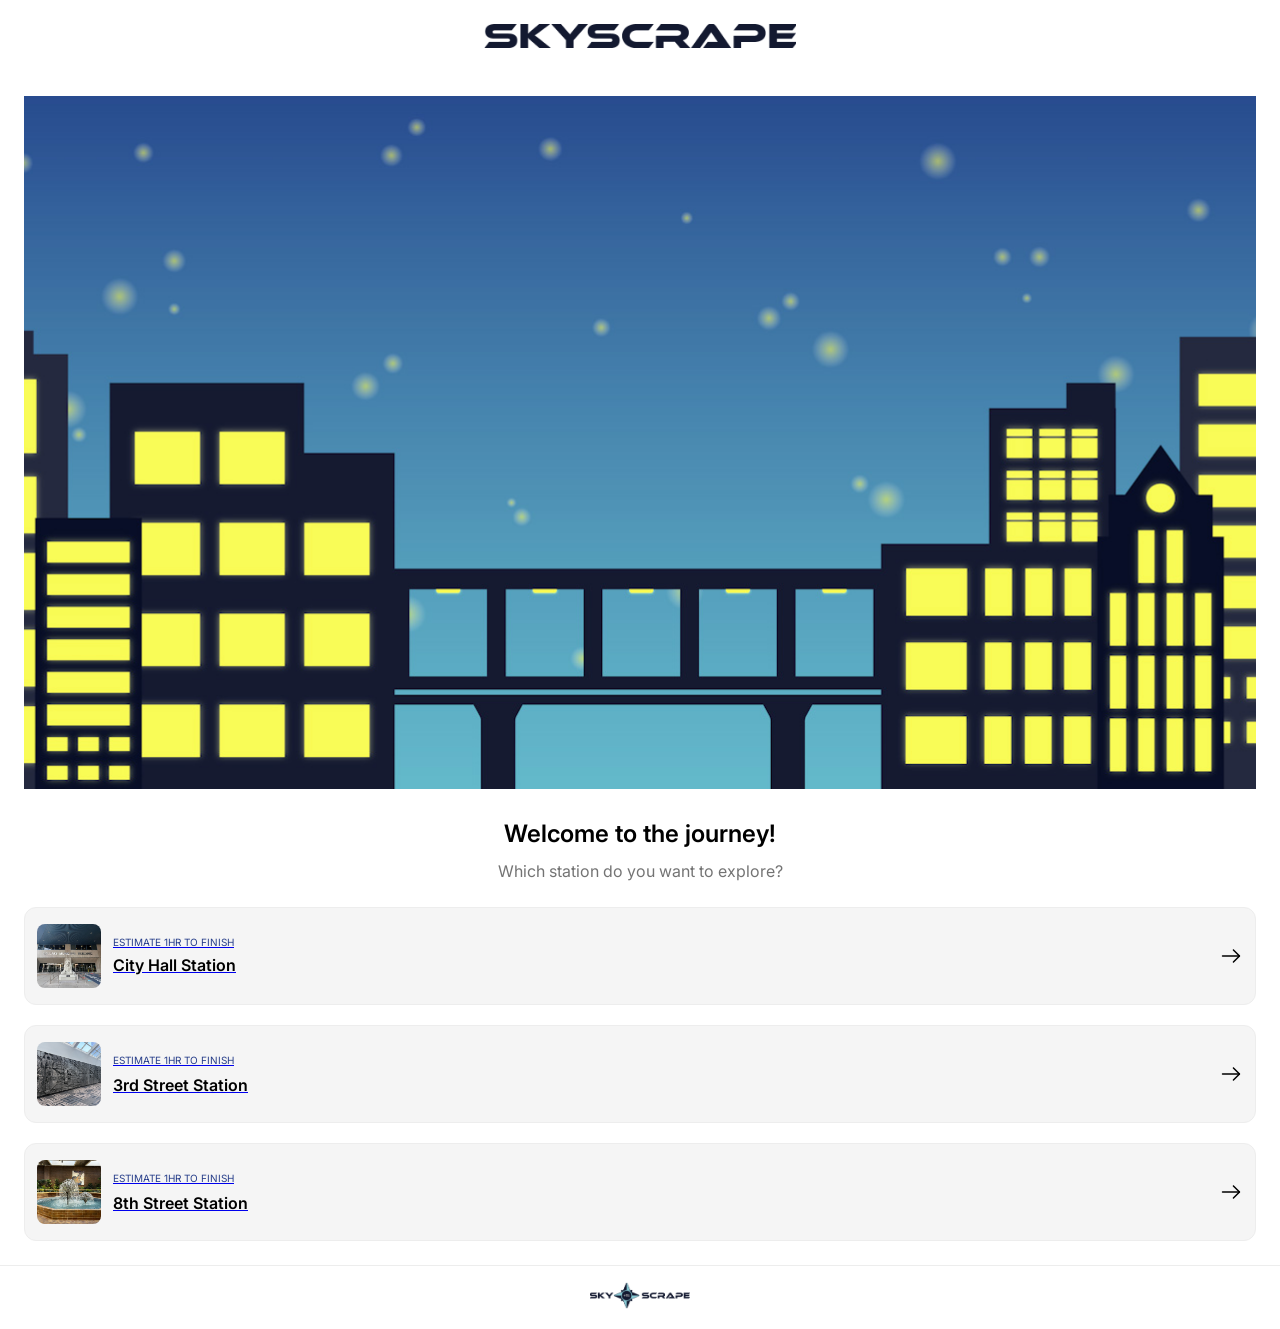
<file: index.html>
<!DOCTYPE html>
<html lang="en">
	<head>
		<meta charset="UTF-8">
		<meta name="viewport" content="width=device-width, initial-scale=1.0">
		<title>Skyscape</title>
        <link rel="stylesheet" href="styles.css">
        <link rel="icon" href="./images/Favicon.png">
    
  </head>
  <body>
        <header>
            
            <img src="./images/Letter_Mark.png" alt="Logo" style="width: auto; height: 24px;">
            
        </header>
    

    <main>
        <section class="hero-banner">
        <figure style="
            margin: 0;
            width: 100%;
            position: relative;
            overflow: hidden;">
          <img src="./images/Mobile_HeroImage.jpg" alt="Hero Image">
        </figure>
      </section>
        <section class="text-container">
            <h4 style="
                width: 100%;
                position: relative;
                display: inline-block;
                color: #000;
                text-align: center;">
                Welcome to the journey!
            </h4>
            <p style="
                width: 100%;
                position: relative;
                color: rgba(0, 0, 0, 0.55);
                text-align: center;
                display: inline-block;">Which station do you want to explore?
            </p>
        </section>

        <ul id="station-list" style="width: 100%; list-style: none; padding: 0; margin: 0; display: flex; flex-direction: column; gap: 20px;">
            <a href="cityhall.html">
            <section class="option" id="option-1">
            <img src="./images/city_hall/1.jpg" alt="City Hall" style="aspect-ratio: 1/1; width: auto; height: 64px; position: relative; border-radius: 8px;object-fit: cover;">
            <div style="
                display: flex;
                flex-direction: column;
                gap: 4px;
                flex-grow: 1;
            ">
                <span style="
                    color: #263d89;
                    text-transform: uppercase;">Estimate 1hr to finish
                </span>
                <h6>City Hall Station</h6>

            </div>
            <img class="vuesaxoutlinearrow-right-icon" alt="Arrow Icon" src="./images/vuesax/outline/arrow-right.svg" style="width: 24px; height: 24px;">
            </section>
            </a>
            <a href="3rd-street.html">
            <section class="option" id="option-2">
            <img src="./images/3rd-street/optimized/1.jpg" alt="City Hall" style="aspect-ratio: 1/1; width: auto; height: 64px; position: relative; border-radius: 8px;object-fit: cover;">
            <div style="
                display: flex;
                flex-direction: column;
                gap: 4px;
                flex-grow: 1;
            ">
                <span style="
                    font-size: 10px;
                    line-height: 20px;
                    color: #263d89;
                    text-transform: uppercase;


                ">
                    Estimate 1hr to finish
                </span>
                <p style="
                    text-align: left;
                    font-size: 16px;
                    font-weight: 600;
                    margin: 0;
                ">3rd Street Station</p>

            </div>
            <img class="vuesaxoutlinearrow-right-icon" alt="Arrow Icon" src="./images/vuesax/outline/arrow-right.svg" style="width: 24px; height: 24px;">
            </section>
            </a>

            <a href="8th-street.html">
            <section class="option" id="option-3">
            <img src="./images/8th-street/optimized/1.jpg" alt="City Hall" style="aspect-ratio: 1/1; width: auto; height: 64px; position: relative; border-radius: 8px;object-fit: cover;">
            <div style="
                display: flex;
                flex-direction: column;
                gap: 4px;
                flex-grow: 1;
            ">
                <span style="
                    font-size: 10px;
                    line-height: 20px;
                    color: #263d89;
                    text-transform: uppercase;
                ">
                    Estimate 1hr to finish
                </span>
                <p style="
                    text-align: left;
                    font-size: 16px;
                    font-weight: 600;
                    margin: 0;
                ">8th Street Station</p>

            </div>
            <img class="vuesaxoutlinearrow-right-icon" alt="Arrow Icon" src="./images/vuesax/outline/arrow-right.svg" style="width: 24px; height: 24px;">
            </section>
            </a>


        </ul>
    </main>
    <footer style="
        width: 100%;
        padding: 16px 0;
        border-top: 1px solid #ededed;
        text-align: center;
        color: #263d89;
    ">
        <a href="index.html" style="display: inline-block;">
        <img src="./images/footer.png" alt="Logo" style="width: 100px; height: auto; cursor: pointer;">
    </a>
    </footer>
</file>
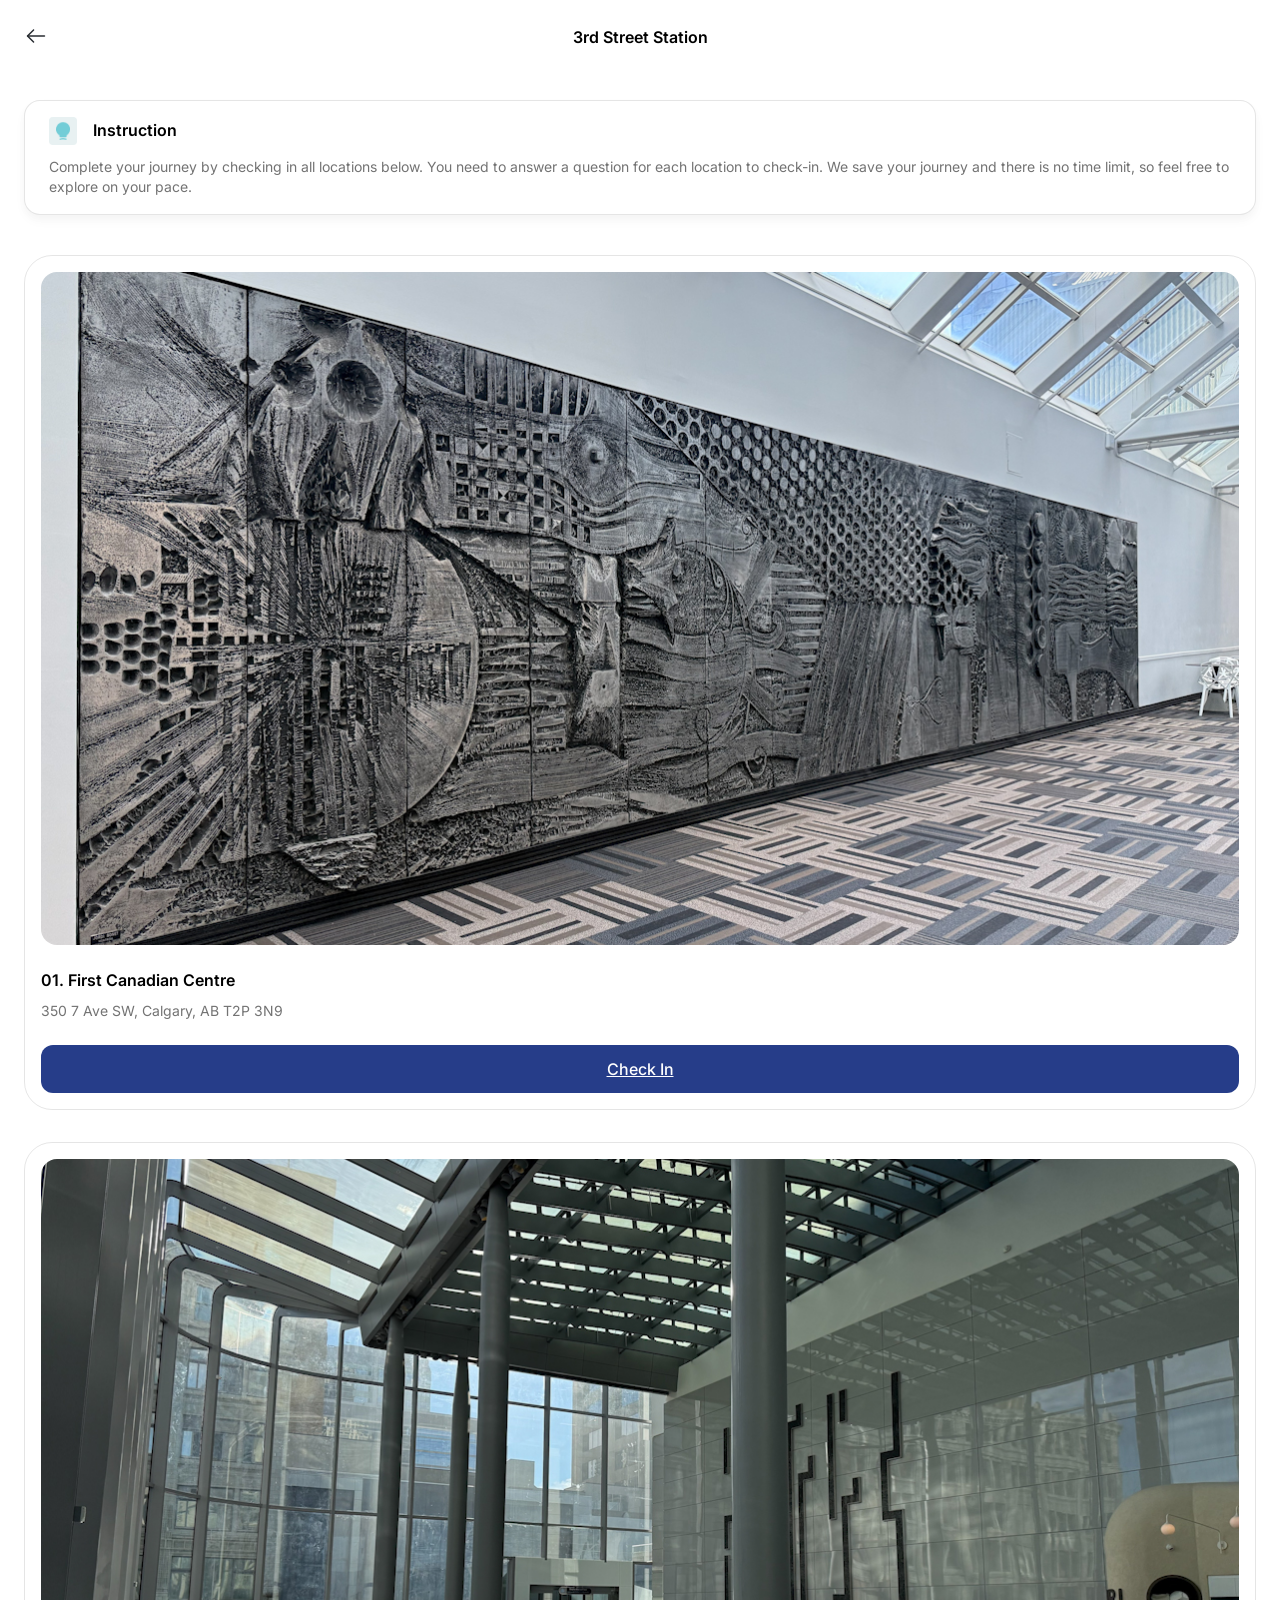
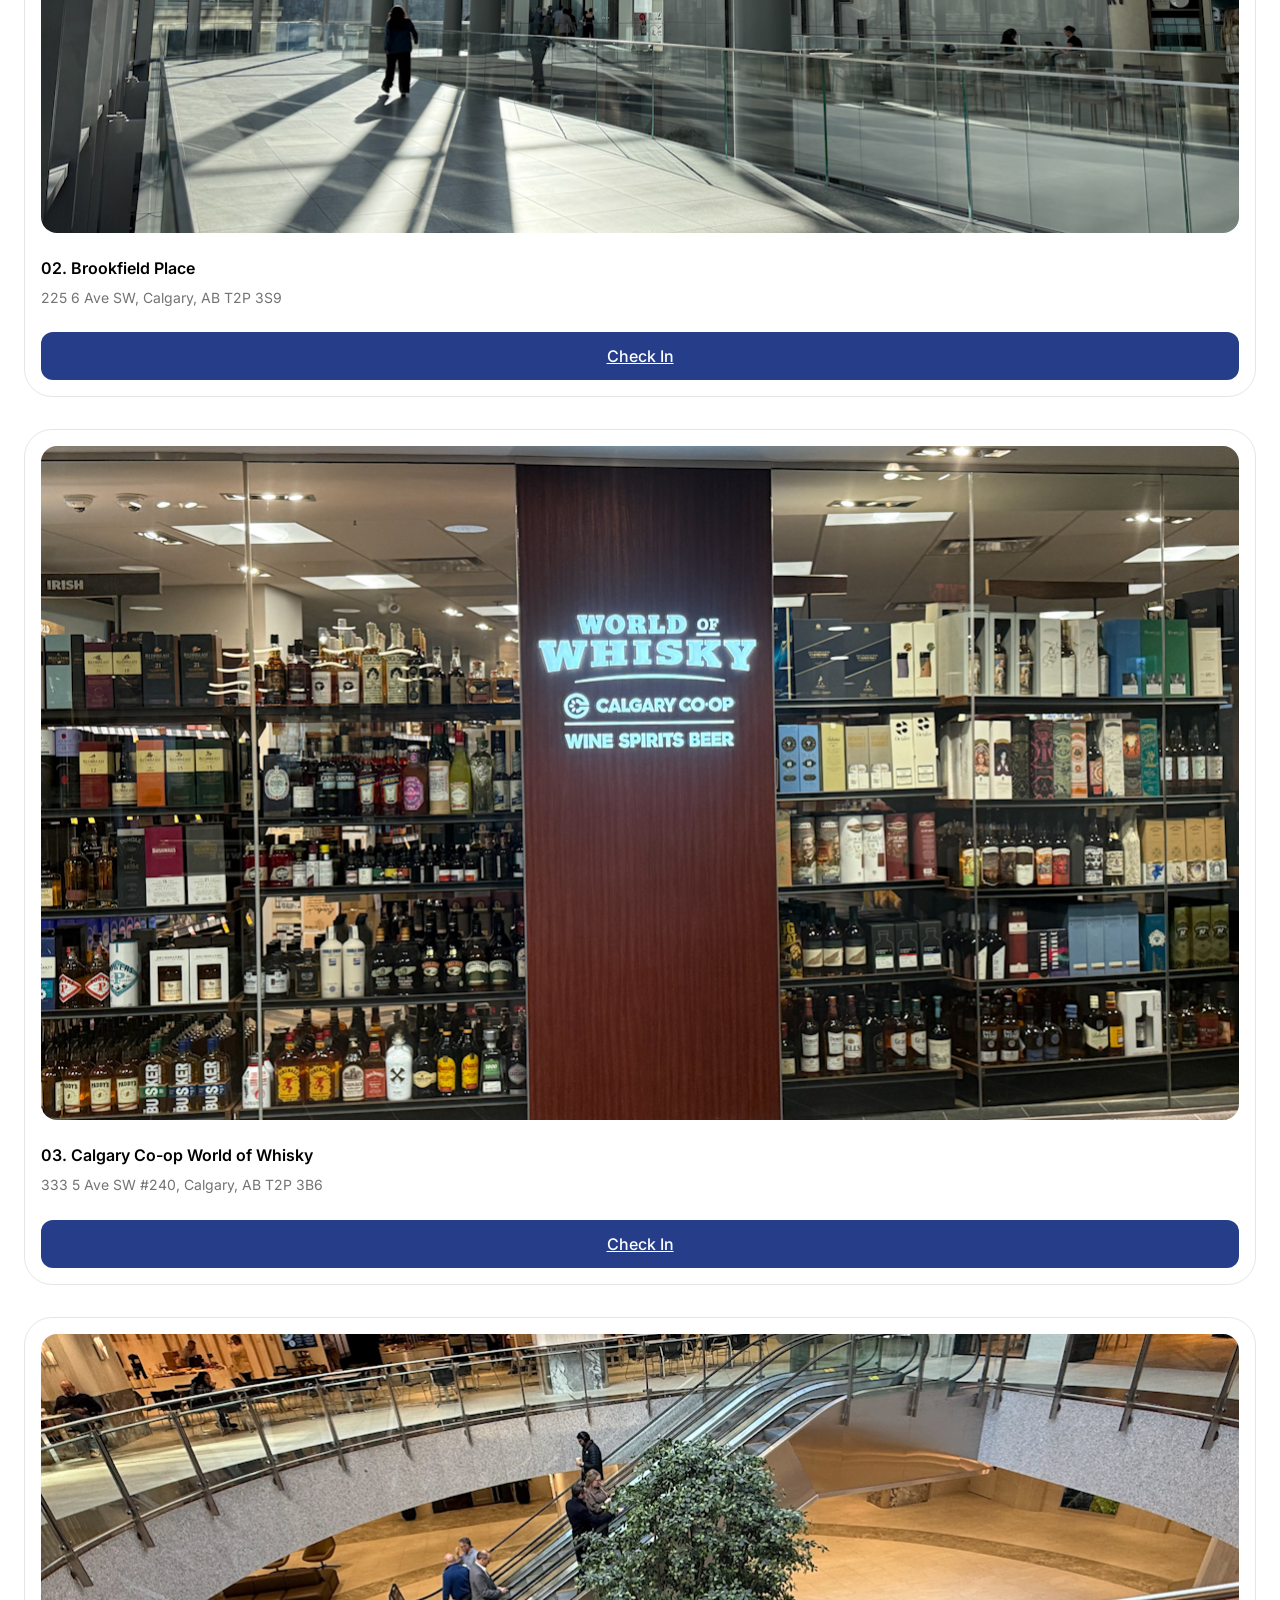
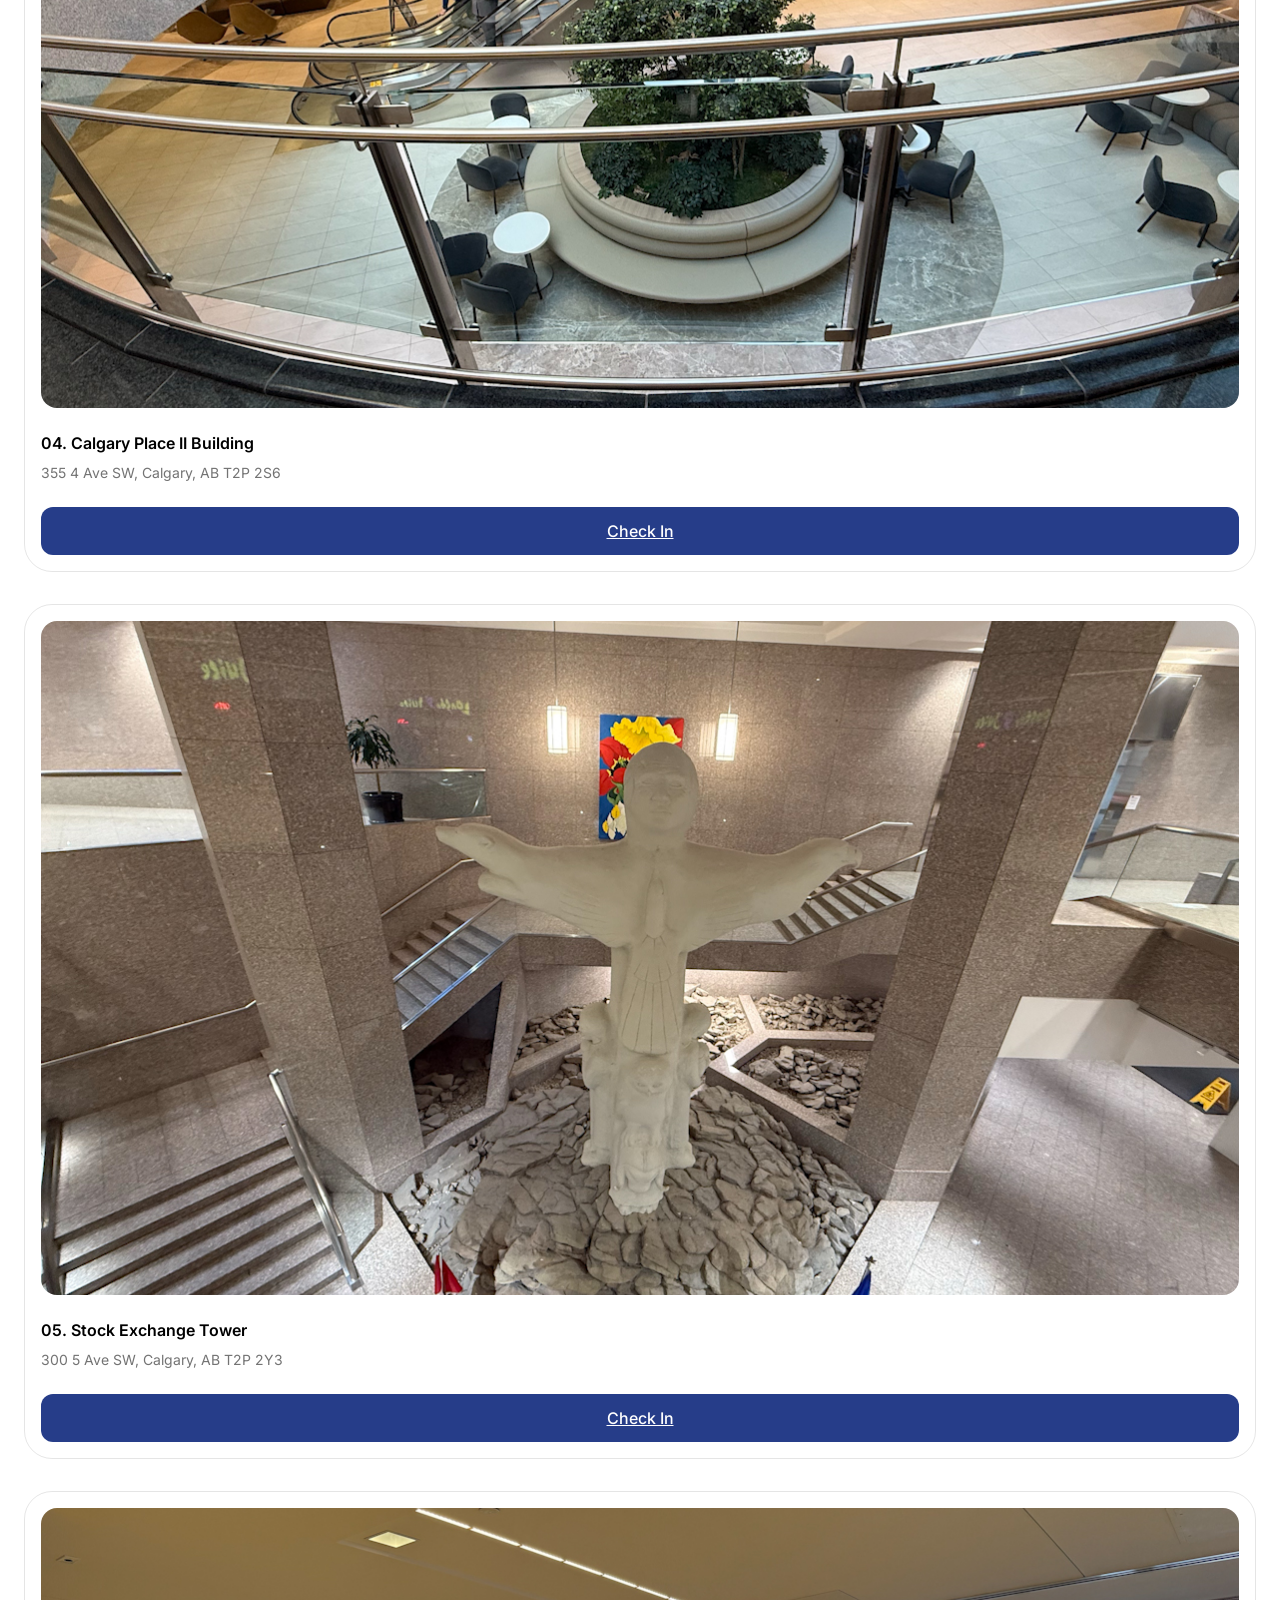
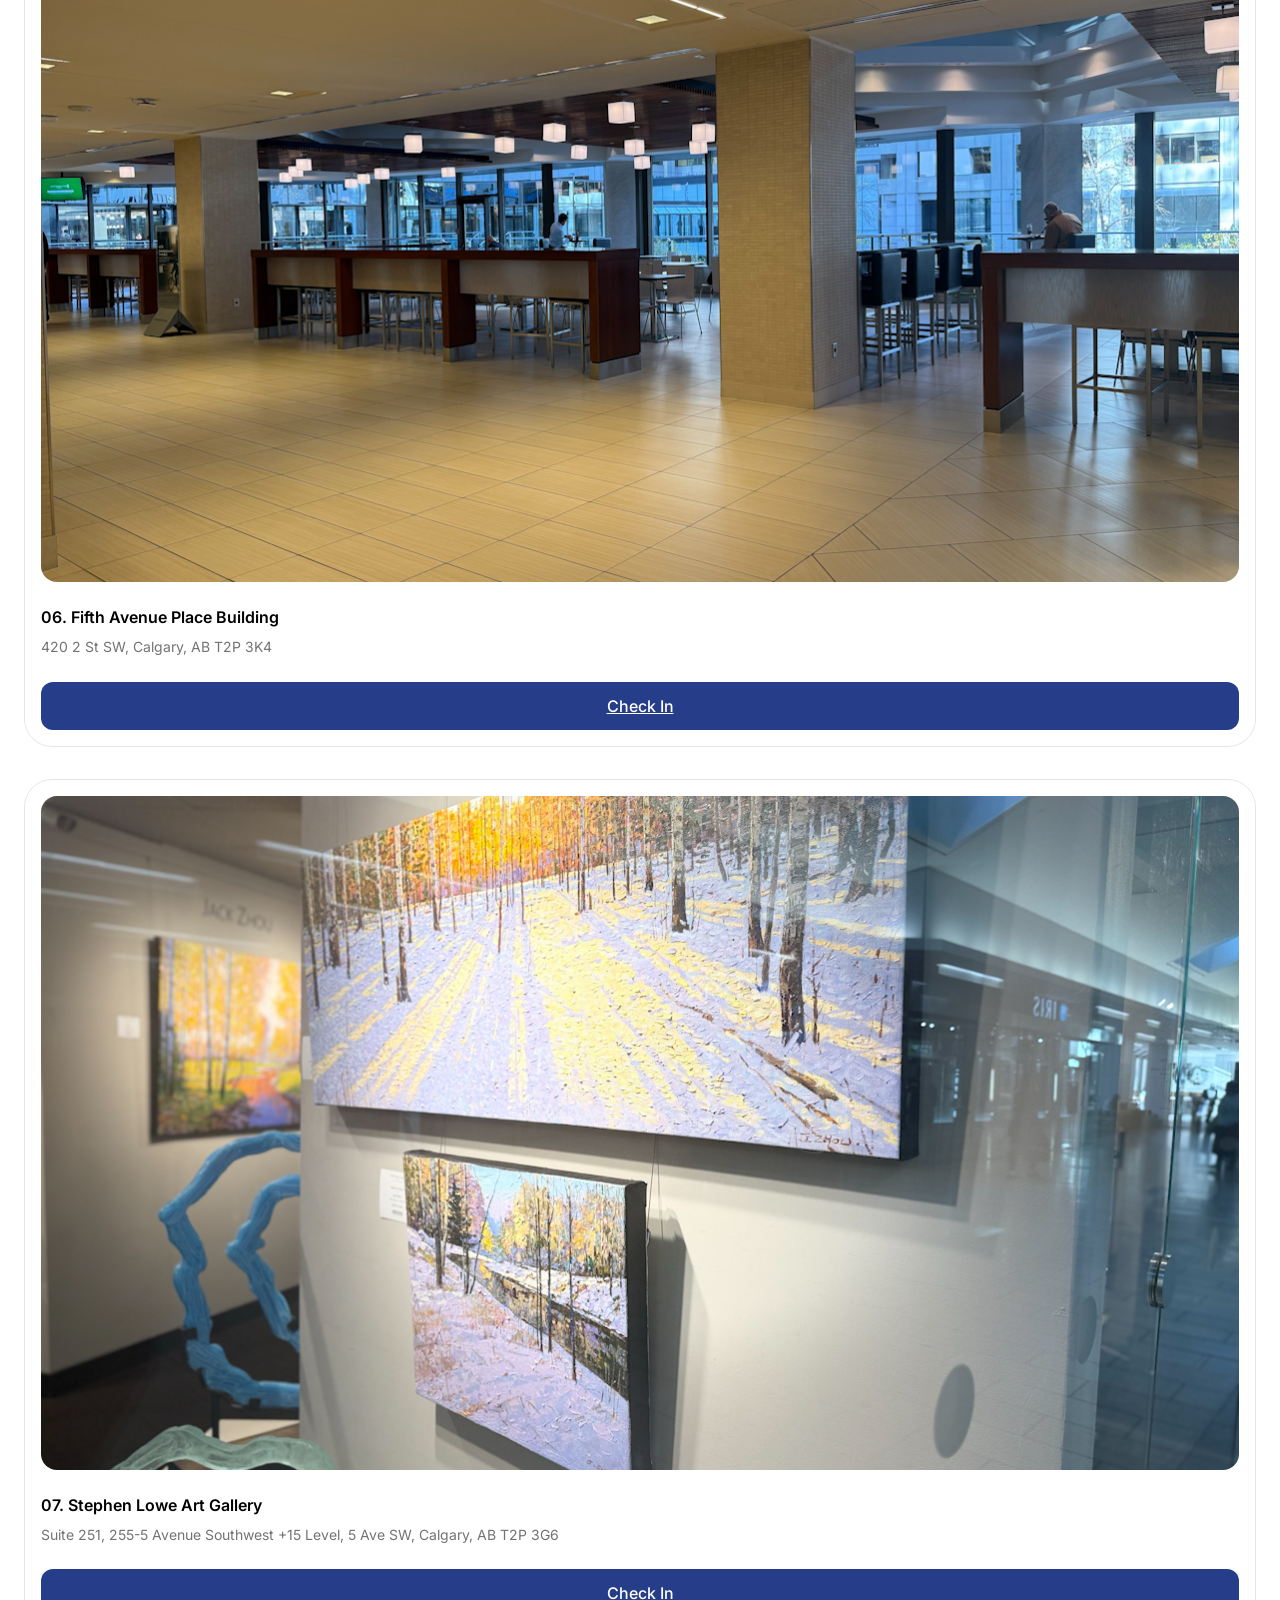
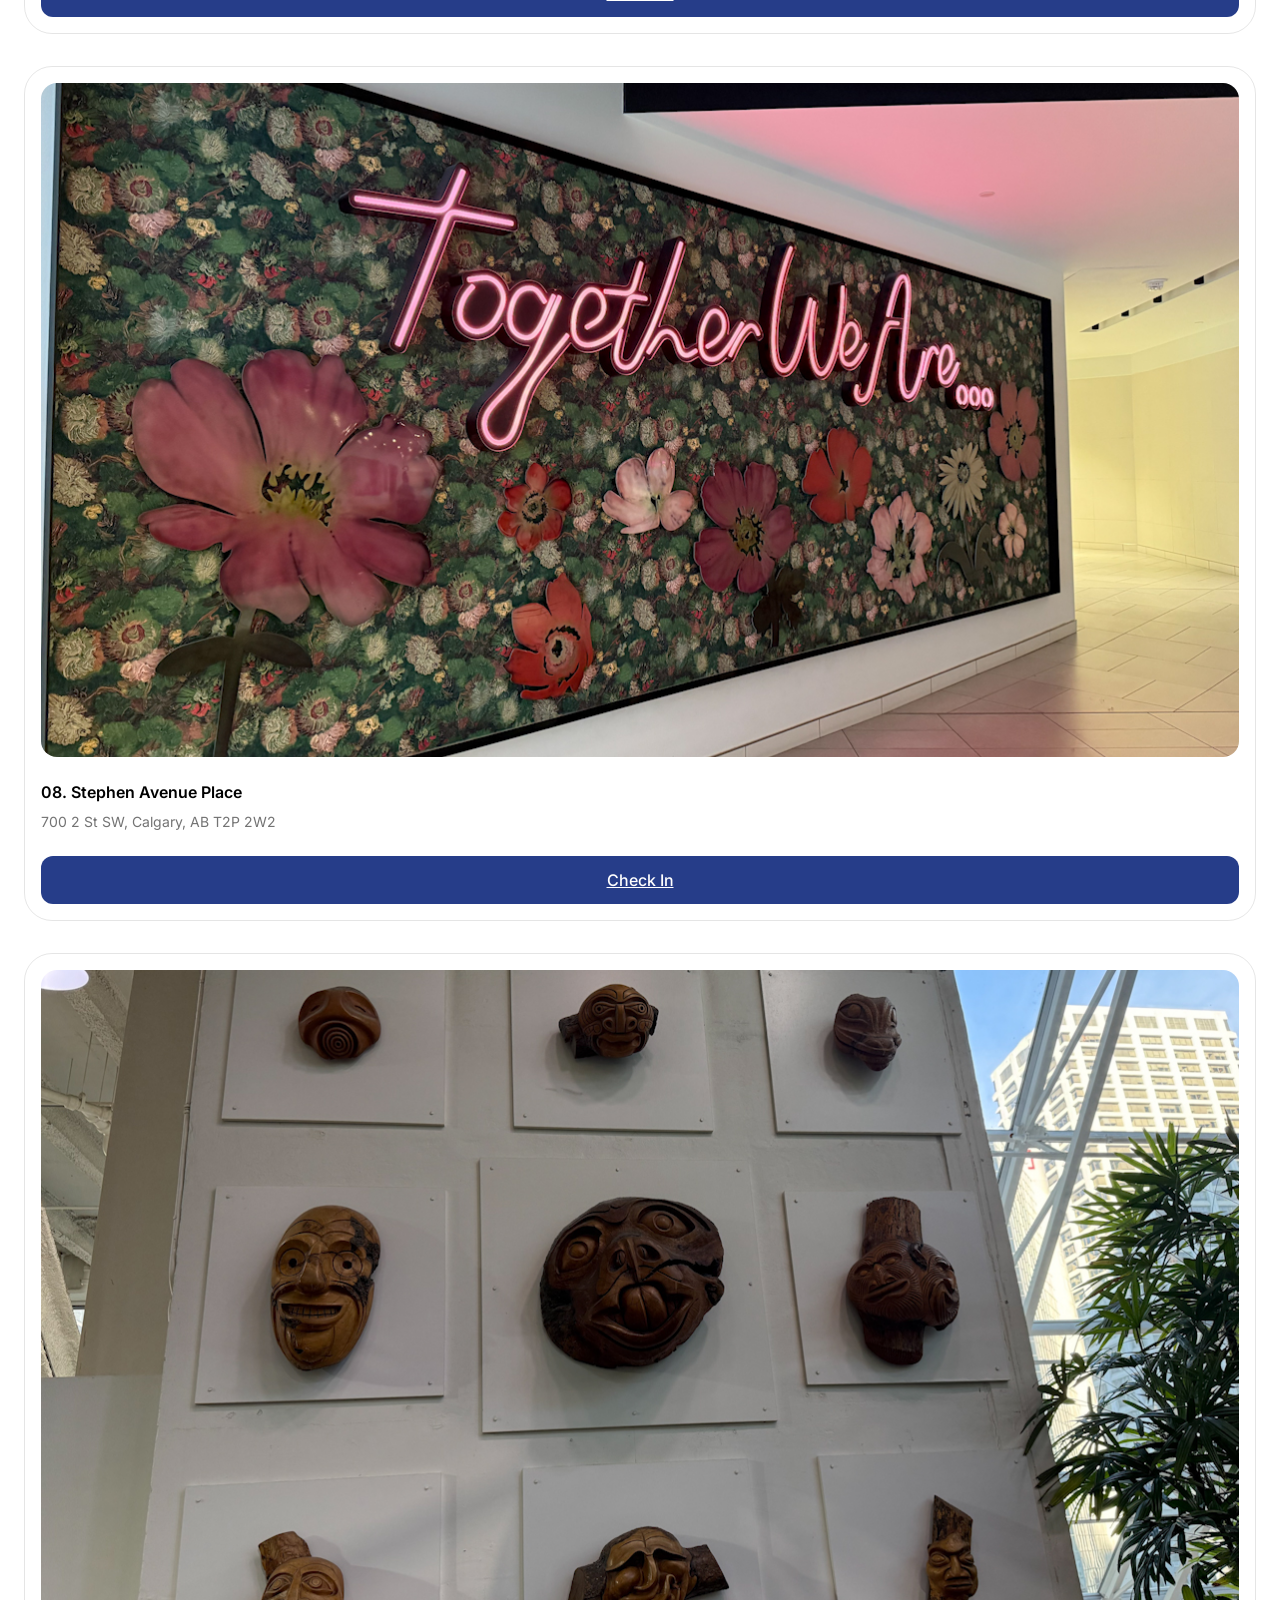
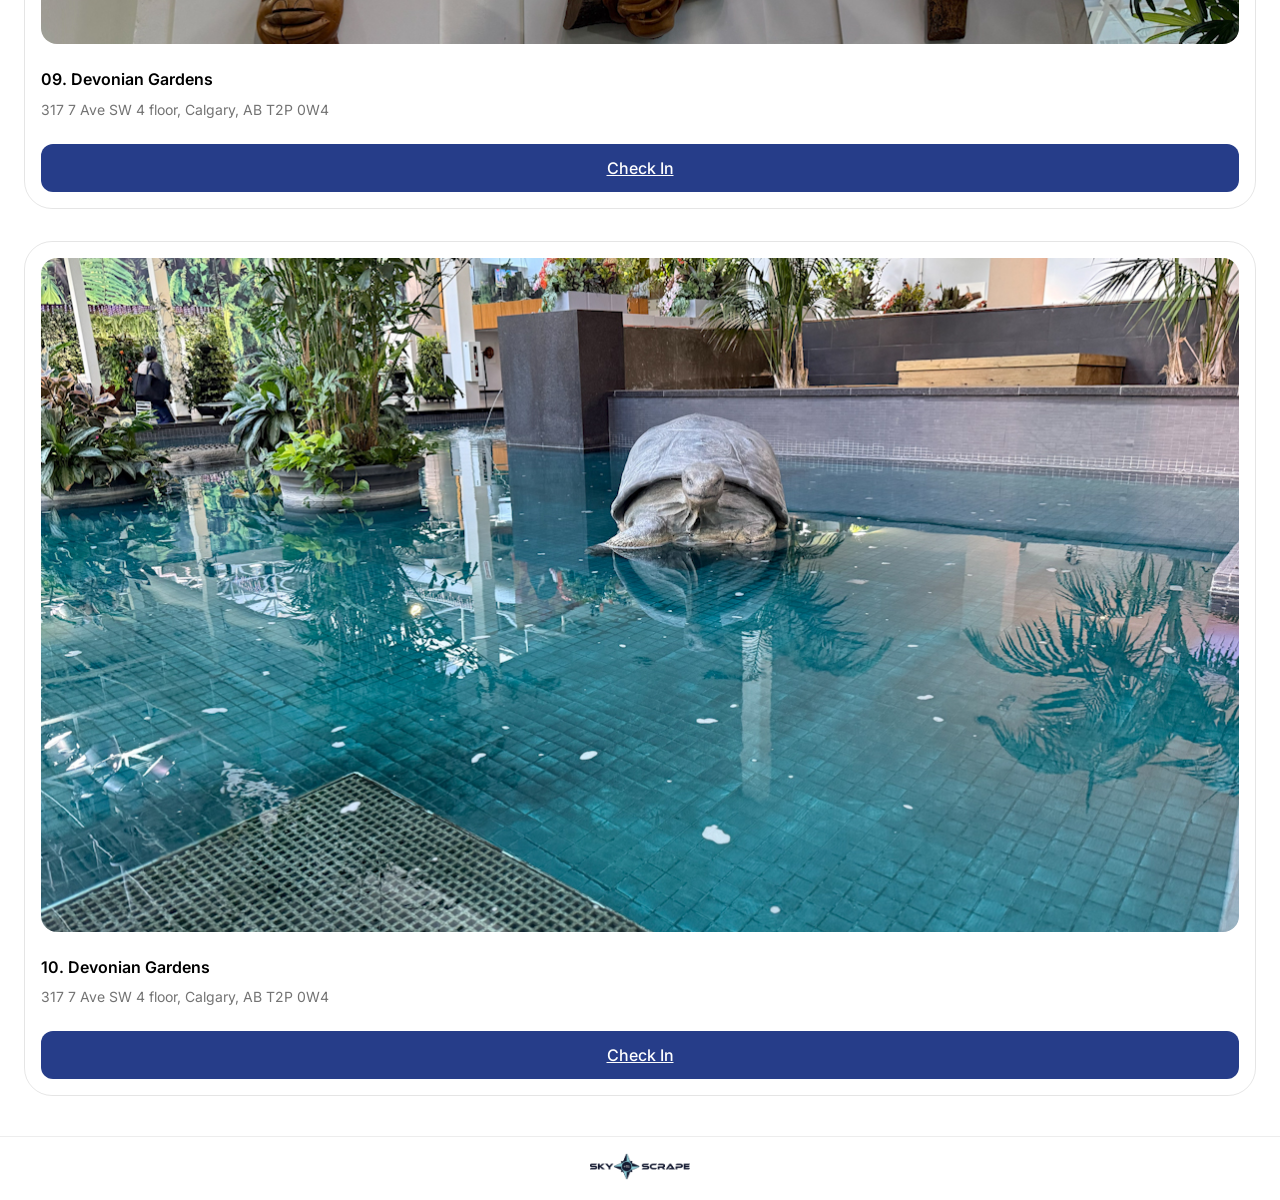
<file: 3rd-street.html>
<!DOCTYPE html>
<html lang="en">
	<head>
		<meta charset="UTF-8">
		<meta name="viewport" content="width=device-width, initial-scale=1.0">
		<title>3rd Street Station</title>
        <link rel="stylesheet" href="styles.css">
        <link rel="icon" href="favicon.png">
        
    <!-- head-end -->
  </head>
  <body>
    <header>
        <a href="index.html">
        <img src="./images/vuesax/outline/arrow-left.svg" alt="Arrow Icon" style="width: 24px; height: 24px;"> </a>
        <h6 style="
                width: 100%;
                position: relative;
                display: inline-block;
                text-align: center;">3rd Street Station</h6>
        <img src="./images/vuesax/outline/arrow-left.svg" alt="Arrow Icon" style="width: 24px; height: 24px; opacity: 0">
    </header>
    <main>
        <section class="instruction-card"
            style="
                width: 100%;
                position: relative;
                box-shadow: 0px 4px 8px rgba(0, 0, 0, 0.02), 0px 6px 12px rgba(0, 0, 0, 0.03);
                border-radius: 16px;
                background-color: #fff;
                border: 1px solid rgba(0, 0, 0, 0.1);
                box-sizing: border-box;
                overflow: hidden;
                display: flex;
                flex-direction: column;
                align-items: flex-start;
                padding: 16px 24px;
                gap: 12px;
                text-align: left;
            ">
            <div class="card-header" style="
            flex: 1;
            width: 100%;
            position: relative;
            display: flex;
            align-items: center;
            gap: 16px;
            text-align: left;">
                <img src="./images/instruction-icon.png" alt="Instruction Icon" style="width: 28px; height: 28px;">
                <h6 style="
                display: inline-block;
                text-align: left;">
                Instruction</h6>
                
            </div>
            <small style="
                text-align: left;
                display: inline-block;
                ">Complete your journey by checking in all locations below. You need to answer a question for each location to check-in. We save your journey and there is no time limit, so feel free to explore on your pace.</small>
        </section>

        <ul class="location-list">

            <section class="location-card" id="3rd-location-1">
                <img class="card-img" src="./images/3rd-street/optimized/1.jpg" alt="First Canadian Centre">
                <div class="card-text">
                    <h6 class="location-name" style="
                        text-align: left;
                        display: inline-block;
                    ">01. First Canadian Centre</h6>
                    <small class="location-address" style="
                        text-align: left;
                        display: inline-block;">350 7 Ave SW, Calgary, AB T2P 3N9
                    </small>
                </div>
                <a href="3rd-street-question.html?q=1" class="checkin-button" id="checkin-1">Check In</a>
                <!--This div class="checkin-status" will be showed after user answers the question correctly-->
                <div class="checkin-status" style="display: none;">
                    <img src="./images/vuesax/bold/tick-circle.png" alt="Checkmark Icon" style="width: 24px; height: 24px;">
                    <p style="color: #5CA4AC;">Checked-in</p>
                </div>
            </section>

            <section class="location-card" id="3rd-location-2">
                <img class="card-img" src="./images/3rd-street/optimized/2.jpg" alt="Brookfield Place">
                <div class="card-text">
                    <h6 class="location-name" style="
                        text-align: left;
                        display: inline-block;
                    ">02. Brookfield Place</h6>
                    <small class="location-address" style="
                        text-align: left;
                        display: inline-block;">225 6 Ave SW, Calgary, AB T2P 3S9
                    </small>
                </div>
                <a href="3rd-street-question.html?q=2" class="checkin-button" id="checkin-2">Check In</a>
                <!--This div will be showed after user answers the question correctly-->
                <div class="checkin-status" style="display: none;">
                    <img src="./images/vuesax/bold/tick-circle.png" alt="Checkmark Icon" style="width: 24px; height: 24px;">
                    <p style="color: #5CA4AC;">Checked-in</p>
                </div>
            </section>


            <section class="location-card" id="3rd-location-3">
                <img class="card-img" src="./images/3rd-street/optimized/3.jpg" alt="Calgary Co-op World of Whisky">
                <div class="card-text">
                    <h6 class="location-name" style="
                        text-align: left;
                        display: inline-block;
                    ">03. Calgary Co-op World of Whisky</h6>
                    <small class="location-address" style="
                        text-align: left;
                        display: inline-block;">333 5 Ave SW #240, Calgary, AB T2P 3B6
                    </small>
                </div>
                <a href="3rd-street-question.html?q=3" class="checkin-button" id="checkin-3">Check In</a>
                <!--This div will be showed after user answers the question correctly-->
                <div class="checkin-status" style="display: none;">
                    <img src="./images/vuesax/bold/tick-circle.png" alt="Checkmark Icon" style="width: 24px; height: 24px;">
                    <p style="color: #5CA4AC;">Checked-in</p>
                </div>
            </section>

            <section class="location-card" id="3rd-location-4">
                <img class="card-img" src="./images/3rd-street/optimized/4.jpg" alt="Calgary Place II Building">
                <div class="card-text">
                    <h6 class="location-name" style="
                        text-align: left;
                        display: inline-block;
                    ">04. Calgary Place II Building</h6>
                    <small class="location-address" style="
                        text-align: left;
                        display: inline-block;">355 4 Ave SW, Calgary, AB T2P 2S6
                    </small>
                </div>
                <a href="3rd-street-question.html?q=4" class="checkin-button" id="checkin-4">Check In</a>
                <!--This div will be showed after user answers the question correctly-->
                <div class="checkin-status" style="display: none;">
                    <img src="./images/vuesax/bold/tick-circle.png" alt="Checkmark Icon" style="width: 24px; height: 24px;">
                    <p style="color: #5CA4AC;">Checked-in</p>
                </div>
            </section>

            <section class="location-card" id="3rd-location-5">
                <img class="card-img" src="./images/3rd-street/optimized/5.jpg" alt="Stock Exchange Tower">
                <div class="card-text">
                    <h6 class="location-name" style="
                        text-align: left;
                        display: inline-block;
                    ">05. Stock Exchange Tower</h6>
                    <small class="location-address" style="
                        text-align: left;
                        display: inline-block;">300 5 Ave SW, Calgary, AB T2P 2Y3
                    </small>
                </div>
                <a href="3rd-street-question.html?q=5" class="checkin-button" id="checkin-5">Check In</a>
                <!--This div will be showed after user answers the question correctly-->
                <div class="checkin-status" style="display: none;">
                    <img src="./images/vuesax/bold/tick-circle.png" alt="Checkmark Icon" style="width: 24px; height: 24px;">
                    <p style="color: #5CA4AC;">Checked-in</p>
                </div>
            </section>

            <section class="location-card" id="3rd-location-6">
                <img class="card-img" src="./images/3rd-street/optimized/6.jpg" alt="Fifth Avenue Place Building">
                <div class="card-text">
                    <h6 class="location-name" style="
                        text-align: left;
                        display: inline-block;
                    ">06. Fifth Avenue Place Building</h6>
                    <small class="location-address" style="
                        text-align: left;
                        display: inline-block;">420 2 St SW, Calgary, AB T2P 3K4
                    </small>
                </div>
                <a href="3rd-street-question.html?q=6" class="checkin-button" id="checkin-6">Check In</a>
                <!--This div will be showed after user answers the question correctly-->
                <div class="checkin-status" style="display: none;">
                    <img src="./images/vuesax/bold/tick-circle.png" alt="Checkmark Icon" style="width: 24px; height: 24px;">
                    <p style="color: #5CA4AC;">Checked-in</p>
                </div>
            </section>

            <section class="location-card" id="3rd-location-7">
                <img class="card-img" src="./images/3rd-street/optimized/7.jpg" alt="Stephen Lowe Art Gallery">
                <div class="card-text">
                    <h6 class="location-name" style="
                        text-align: left;
                        display: inline-block;
                    ">07. Stephen Lowe Art Gallery</h6>
                    <small class="location-address" style="
                        text-align: left;
                        display: inline-block;">Suite 251, 255-5 Avenue Southwest +15 Level, 5 Ave SW, Calgary, AB T2P 3G6
                    </small>
                </div>
                <a href="3rd-street-question.html?q=7" class="checkin-button" id="checkin-7">Check In</a>
                <!--This div will be showed after user answers the question correctly-->
                <div class="checkin-status" style="display: none;">
                    <img src="./images/vuesax/bold/tick-circle.png" alt="Checkmark Icon" style="width: 24px; height: 24px;">
                    <p style="color: #5CA4AC;">Checked-in</p>
                </div>
            </section>

            <section class="location-card" id="3rd-location-8">
                <img class="card-img" src="./images/3rd-street/optimized/8.jpg" alt="Stephen Avenue Place">
                <div class="card-text">
                    <h6 class="location-name" style="
                        text-align: left;
                        display: inline-block;
                    ">08. Stephen Avenue Place</h6>
                    <small class="location-address" style="
                        text-align: left;
                        display: inline-block;">700 2 St SW, Calgary, AB T2P 2W2
                    </small>
                </div>
                <a href="3rd-street-question.html?q=8" class="checkin-button" id="checkin-8">Check In</a>
                <!--This div will be showed after user answers the question correctly-->
                <div class="checkin-status" style="display: none;">
                    <img src="./images/vuesax/bold/tick-circle.png" alt="Checkmark Icon" style="width: 24px; height: 24px;">
                    <p style="color: #5CA4AC;">Checked-in</p>
                </div>
            </section>

            <section class="location-card" id="3rd-location-9">
                <img class="card-img" src="./images/3rd-street/optimized/9.jpg" alt="Devonian Gardens ">
                <div class="card-text">
                    <h6 class="location-name" style="
                        text-align: left;
                        display: inline-block;
                    ">09. Devonian Gardens</h6>
                    <small class="location-address" style="
                        text-align: left;
                        display: inline-block;">317 7 Ave SW 4 floor, Calgary, AB T2P 0W4
                    </small>
                </div>
                <a href="3rd-street-question.html?q=9" class="checkin-button" id="checkin-9">Check In</a>
                <!--This div will be showed after user answers the question correctly-->
                <div class="checkin-status" style="display: none;">
                    <img src="./images/vuesax/bold/tick-circle.png" alt="Checkmark Icon" style="width: 24px; height: 24px;">
                    <p style="color: #5CA4AC;">Checked-in</p>
                </div>
            </section>

            <section class="location-card" id="3rd-location-10">
                <img class="card-img" src="./images/3rd-street/optimized/10.jpg" alt="Calgary Tower">
                <div class="card-text">
                    <h6 class="location-name" style="
                        text-align: left;
                        display: inline-block;
                    ">10. Devonian Gardens</h6>
                    <small class="location-address" style="
                        text-align: left;
                        display: inline-block;">317 7 Ave SW 4 floor, Calgary, AB T2P 0W4
                    </small>
                </div>
                <a href="3rd-street-question.html?q=10" class="checkin-button" id="checkin-10">Check In</a>
                <!--This div will be showed after user answers the question correctly-->
                <div class="checkin-status" style="display: none;">
                    <img src="./images/vuesax/bold/tick-circle.png" alt="Checkmark Icon" style="width: 24px; height: 24px;">
                    <p style="color: #5CA4AC;">Checked-in</p>
                </div>
            </section>

        </ul>
        </main>
    <footer style="
        width: 100%;
        padding: 16px 0;
        border-top: 1px solid #ededed;
        text-align: center;
        color: #263d89;
    ">
        <a href="index.html" style="display: inline-block;">
        <img src="./images/footer.png" alt="Logo" style="width: 100px; height: auto; cursor: pointer;">
    </a>
    </footer>

    <script src="script.js"></script>
    </body>
    </html>
</file>
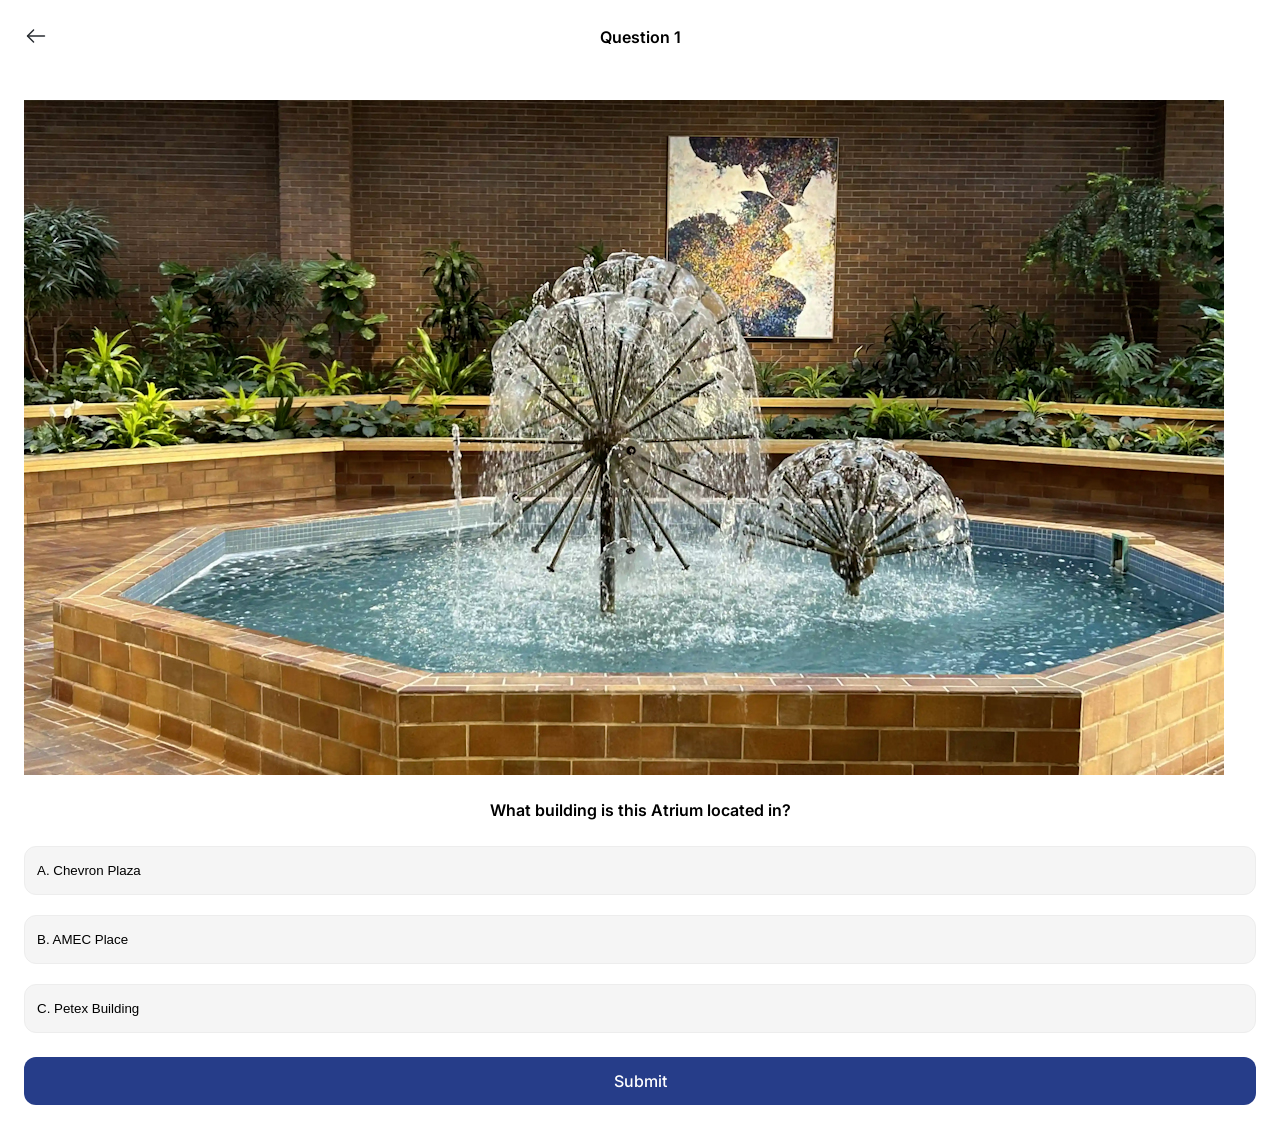
<file: 8th-street-question.html>
<!DOCTYPE html>
<html lang="en">
	<head>
		<meta charset="UTF-8">
		<meta name="viewport" content="width=device-width, initial-scale=1.0">
        <!--This title should be changed to reflect the current question number-->
		<title>Question 1</title>
        <link rel="stylesheet" href="styles.css">
        <link rel="icon" href="favicon.png">
        <script src="script.js" defer></script>

    <!-- head-end -->
  </head>
  <body>
    <header>
        <a href="8th-street.html">
        <img src="./images/vuesax/outline/arrow-left.svg" alt="Arrow Icon" style="width: 24px; height: 24px;"></a>
        <!--This text should be changed to reflect the current question number-->
        <h6 id="question-title" style="
        display: inline-block;
        text-align: center;">Question 1</h6>
        <img src="./images/vuesax/outline/arrow-left.svg" alt="Arrow Icon" style="width: 24px; height: 24px; opacity: 0">
        
    </header>

    <main>
        <section class="hero-banner">
            <figure style="
                margin: 0;
                width: 100%;
                position: relative;
                overflow: hidden;">
            <!--This image should be changed to reflect the current question number-->
            <img id="question-1-img" class="question-image" src="./images/8th-street/optimized/1.jpg" alt="First Canadian Centre">

            
            <img id="question-2-img" class="question-image" src="./images/8th-street/optimized/2.jpg" alt="Brookfield Place">

            <img id="question-3-img" class="question-image" src="./images/8th-street/optimized/3.jpg" alt=" Calgary Co-op World of Whisky">

            <img id="question-4-img" class="question-image" src="./images/8th-street/optimized/4.jpg" alt="Calgary Place II Building">

            <img id="question-5-img" class="question-image" src="./images/8th-street/optimized/5.jpg" alt="Stock Exchange Tower">

            <img id="question-6-img" class="question-image" src="./images/8th-street/optimized/6.jpg" alt="Fifth Avenue Place Building">

            <img id="question-7-img" class="question-image" src="./images/8th-street/optimized/7.jpg" alt="Stephen Lowe Art Gallery">

            <img id="question-8-img" class="question-image" src="./images/8th-street/optimized/8.jpg" alt="Stephen Avenue Place">

            <img id="question-9-img" class="question-image" src="./images/8th-street/optimized/9.jpg" alt=" Devonian Gardens">

            <img id="question-10-img" class="question-image" src="./images/8th-street/optimized/10.jpg" alt="Devonian Gardens">
          
            </figure>
        </section>

        <!-- Question 1 -->
        <section id="question-1" class="question-container">
            <h6 class="question" style="
                    text-align: center;
                    display: inline-block;">What building is this Atrium located in?</h6>
            <ul class="answer-list">
                <button class="answer wrong-answer">A. Chevron Plaza
                </button>
                <button class="answer correct-answer">B. AMEC Place
                </button>
                <button class="answer wrong-answer">C. Petex Building
                </button>

            </ul>
            <button class="submit-answer" id="submit-answer-1">Submit</button>
        </section>

        
        <section id="question-2" class="question-container">
            <h6 class="question" style="
                    text-align: center;
                    display: inline-block;">What is this a painting of?</h6>
            <ul class="answer-list">
                <button class="answer wrong-answer">A. Lake Louise
                </button>
                <button class="answer wrong-answer">B. Glenmore Reservoir
                </button>
                <button class="answer correct-answer">C. Forget Me Not Pond
                </button>
            </ul>
            <button class="submit-answer" id="submit-answer-2">Submit</button>

        </section>

        <section id="question-3" class="question-container">
            <h6 class="question" style="
                    text-align: center;
                    display: inline-block;">What theme does this glass panel pertain to, designed by Warren Carther Glass Studio, have?</h6>
            <ul class="answer-list">
                <button class="answer wrong-answer">A. Mountains and landscapes
                </button>
                <button class="answer wrong-answer">B.  Nature
                </button>
                <button class="answer wrong-answer">C. Geometric
                </button>
                <button class="answer correct-answer">D. It doesn’t contain a singular theme or subject
                </button>

            </ul>
            <button class="submit-answer" id="submit-answer-3">Submit</button>

        </section>

        <section id="question-4" class="question-container">
            <h6 class="question" style="
                    text-align: center;
                    display: inline-block;">"Copy Repro Inc" is a small company that lies within Petex Building. Without searching it up, what does this company do?
</h6>
            <ul class="answer-list">
                <button class="answer correct-answer">A. Digital Printing Services
                </button>
                <button class="answer wrong-answer">B. Information and Communication Services
                </button>
                <button class="answer wrong-answer">C. Medical Care Services
                </button>

            </ul>
            <button class="submit-answer" id="submit-answer-4">Submit</button>

        </section>

        <section id="question-5" class="question-container">
            <h6 class="question" style="
                    text-align: center;
                    display: inline-block;">“Little Free Library”, located in Chevron Plaza. What is the purpose/concept of this little library?</h6>
            <ul class="answer-list">
                <button class="answer wrong-answer">A. “Buy a book, get a book” concept
                </button>
                <button class="answer wrong-answer">B. “Feel free to steal” concept
                </button>
                <button class="answer correct-answer">C. A “take a book, leave a book” concept
                </button>

            </ul>
            <button class="submit-answer" id="submit-answer-5">Submit</button>

        </section>

        <section id="question-6" class="question-container">
            <h6 class="question" style="
                    text-align: center;
                    display: inline-block;">Without searching it up, Who created “Pete Pig” and when?</h6>
            <ul class="answer-list">
                <button class="answer wrong-answer">A. FJames Jean, 1993</button>
                <button class="answer wrong-answer">B. Gwen Hughes, 1989
                </button>
                <button class="answer correct-answer">C. Gwen Hughes, 1993
                </button>
                <button class="answer wrong-answer">D. James Jean, 1989
                </button>
                <button class="answer wrong-answer">E. Leonardo Da Vinci, 1503
                </button>

            </ul>
            <button class="submit-answer" id="submit-answer-6">Submit</button>
        </section>

        <section id="question-7" class="question-container">
            <h6 class="question" style="
                    text-align: center;
                    display: inline-block;"> There is a small local cafe between Aquitaine Tower and Chevron plaza within the +15 skywalk. What is the name of this cafe?</h6>
            <ul class="answer-list">
                <button class="answer wrong-answer">A. Petit Bean</button>
                <button class="answer wrong-answer">B. Coffee Cottage</button>
                <button class="answer correct-answer">C. Forro Coffee
                </button>

            </ul>
            <button class="submit-answer" id="submit-answer-7">Submit</button>
        </section>

        <section id="question-8" class="question-container">
            <h6 class="question" style="
                    text-align: center;
                    display: inline-block;">This Sculpture is located at 5th avenue SW Pacific Parkade within the skywalk.</h6>
            <ul class="answer-list">
                <button class="answer correct-answer">A.  True
                </button>
                <button class="answer wrong-answer">B. False
                </button>
            </ul>
            <button class="submit-answer" id="submit-answer-8">Submit</button>
        </section>

        <section id="question-9" class="question-container">
            <h6 class="question" style="
                    text-align: center;
                    display: inline-block;">Where is this contemporary bronze and metal sculpture located between, within the +15 skywalk?</h6>
            <ul class="answer-list">
                <button class="answer wrong-answer">A. Chevron Plaza and Fourth & Fourth
                </button>
                <button class="answer correct-answer">B. Aquitaine Tower and Courtyard by Marriott
                </button>
                <button class="answer wrong-answer">C. Calgary Place and Roslyn Building
                </button>

            </ul>
            <button class="submit-answer" id="submit-answer-9">Submit</button>
        </section>

        <section id="question-10" class="question-container">
            <h6 class="question" style="
                    text-align: center;
                    display: inline-block;">This outdoor park can be found between 5th Ave. SW Pacific Parkade and 639 Fifth Ave. SW. Take a picture sitting on one of the benches.</h6>
            <ul class="answer-list">
                <button class="answer wrong-answer">A. Glenbow Museum
                </button>
                <button class="answer wrong-answer">B. Western Canadian Place
                </button>
                <button class="answer correct-answer">C. Devonian Gardens
                </button>

            </ul>
            <button class="submit-answer" id="submit-answer-10">Submit</button>
        </section>
        
        
    </main>
</body>
</file>
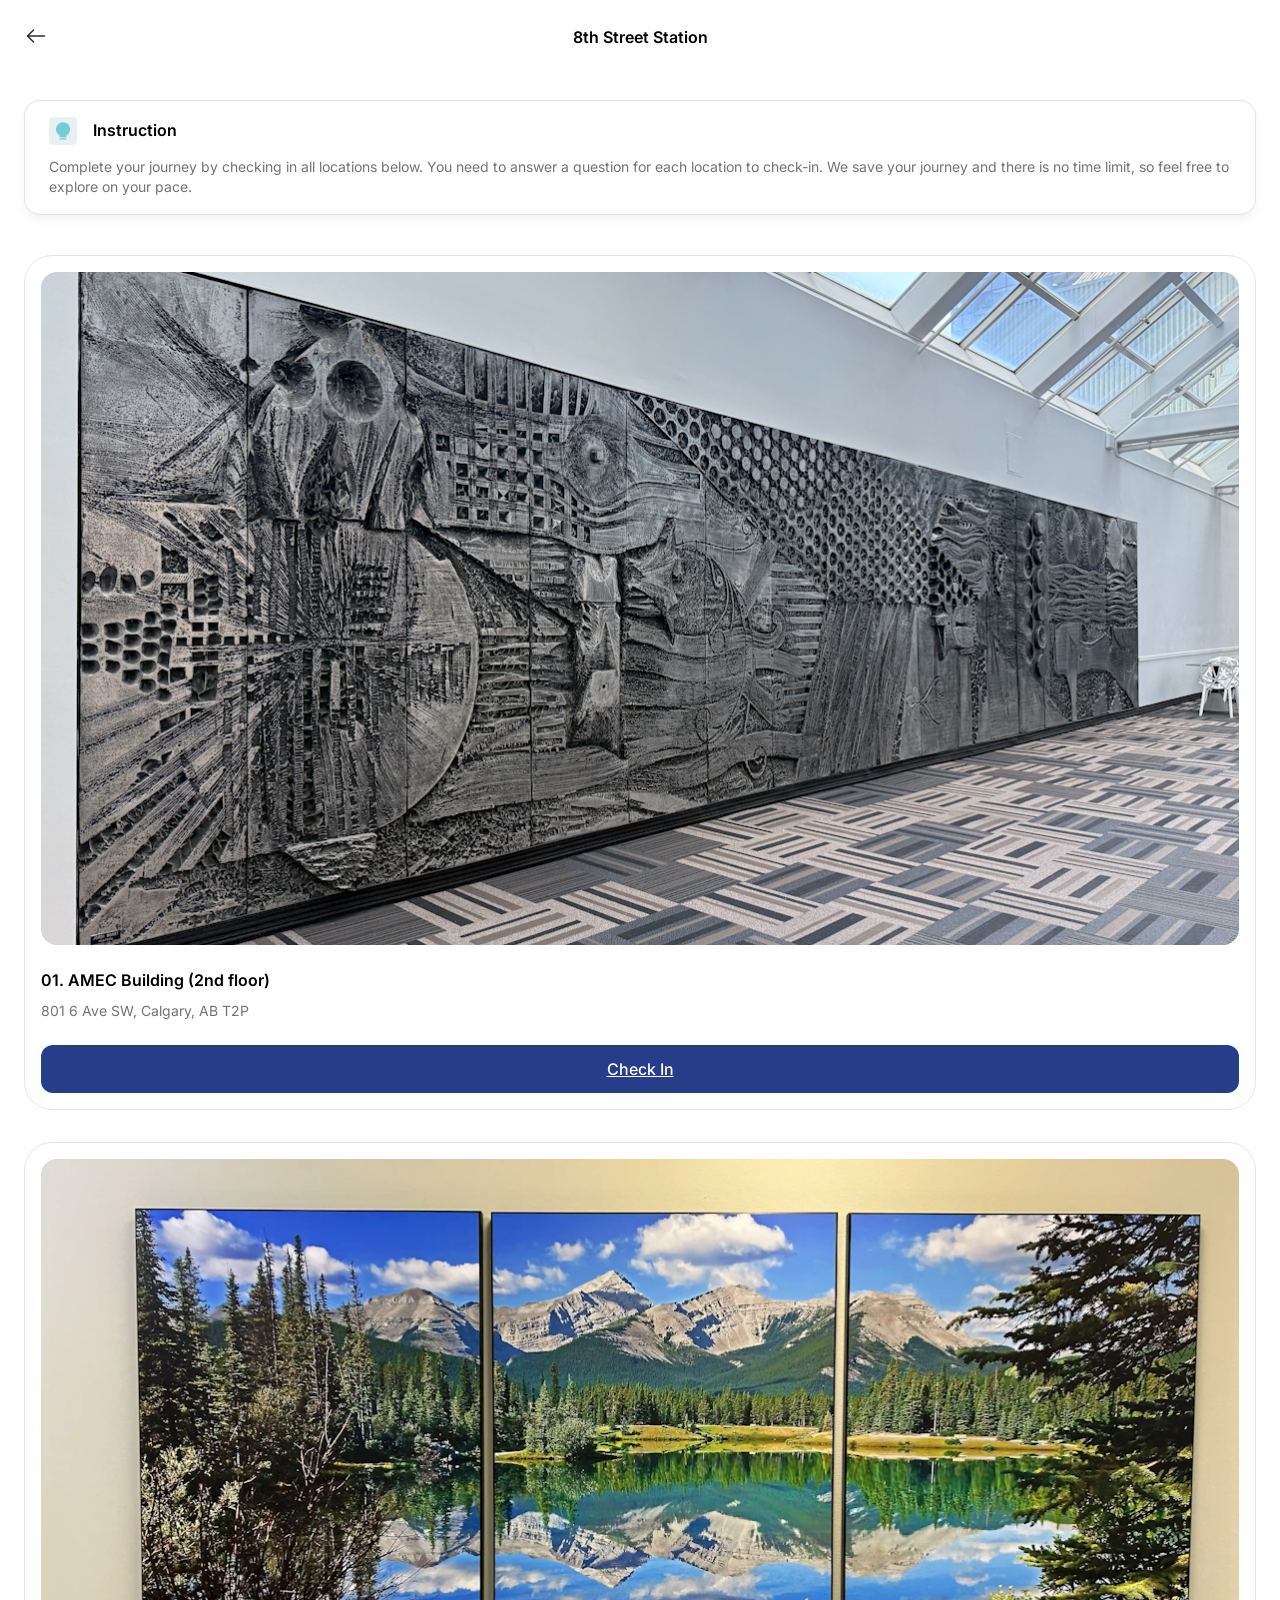
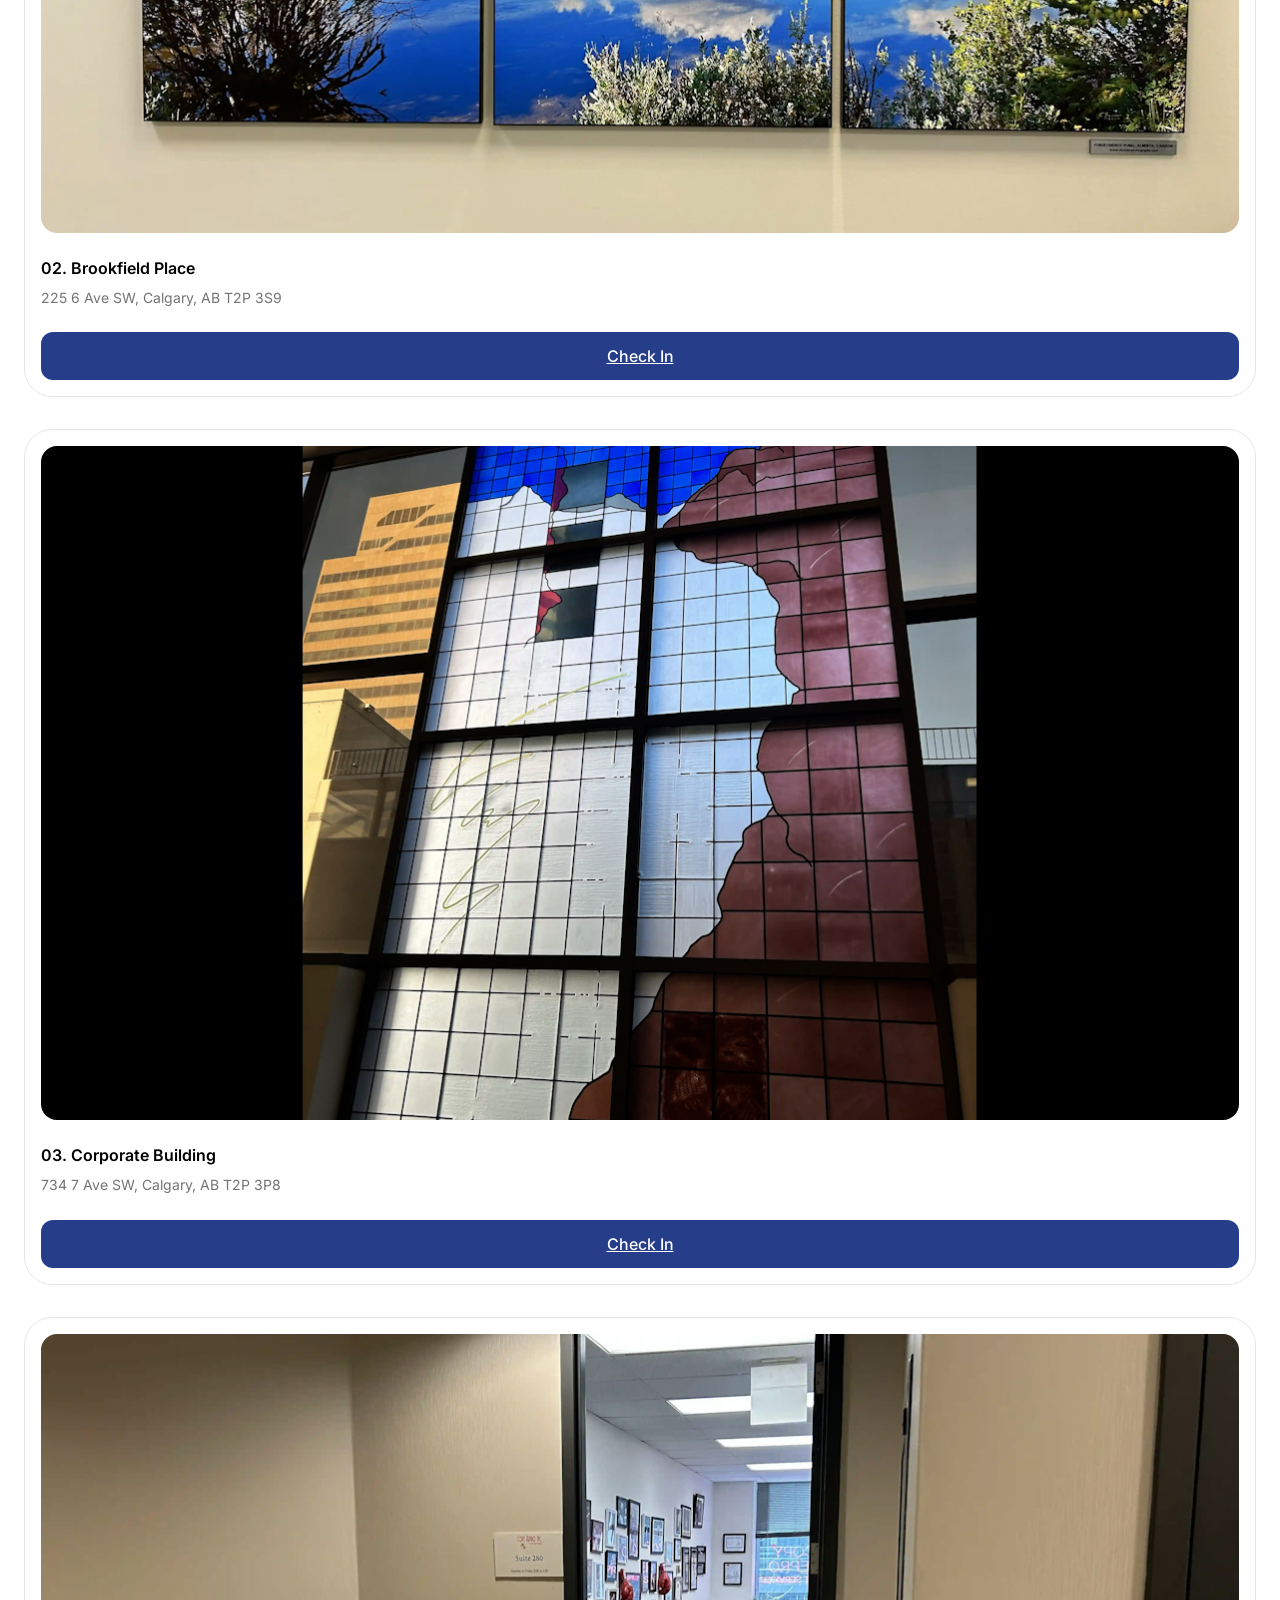
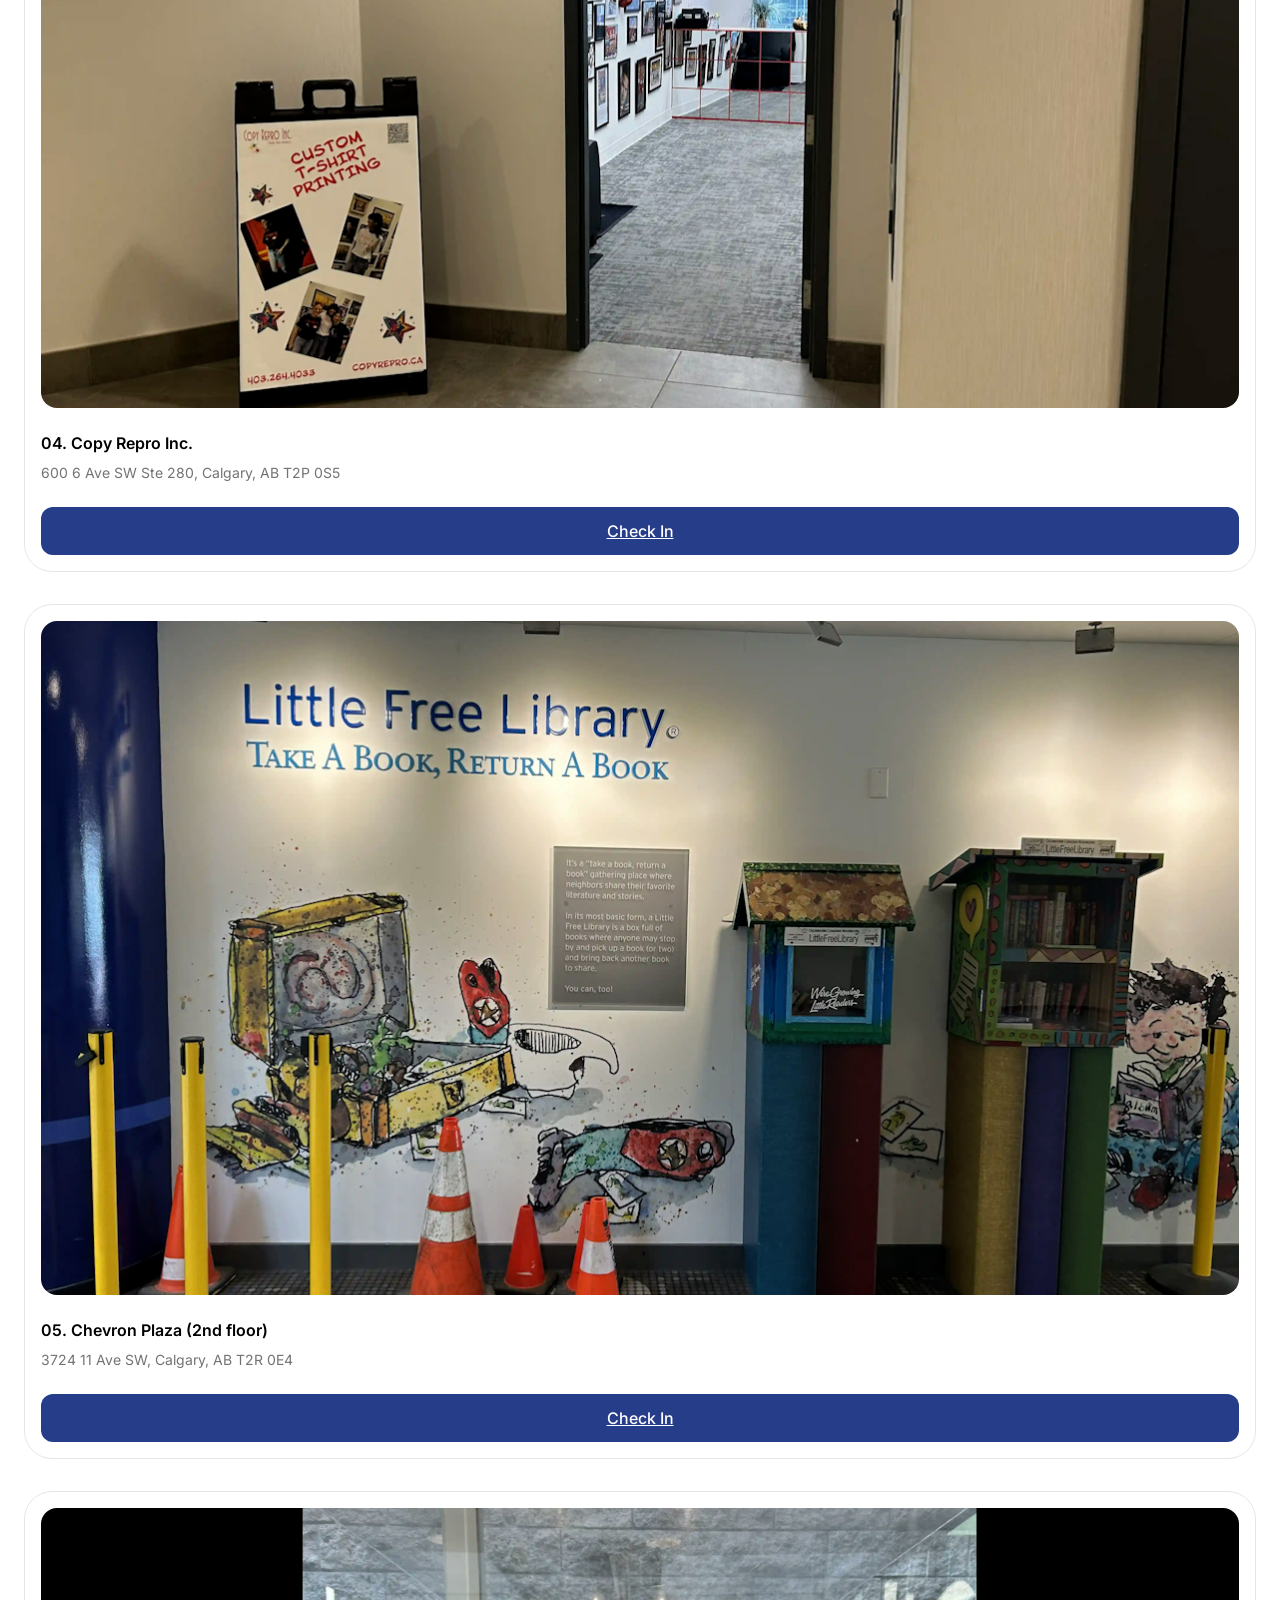
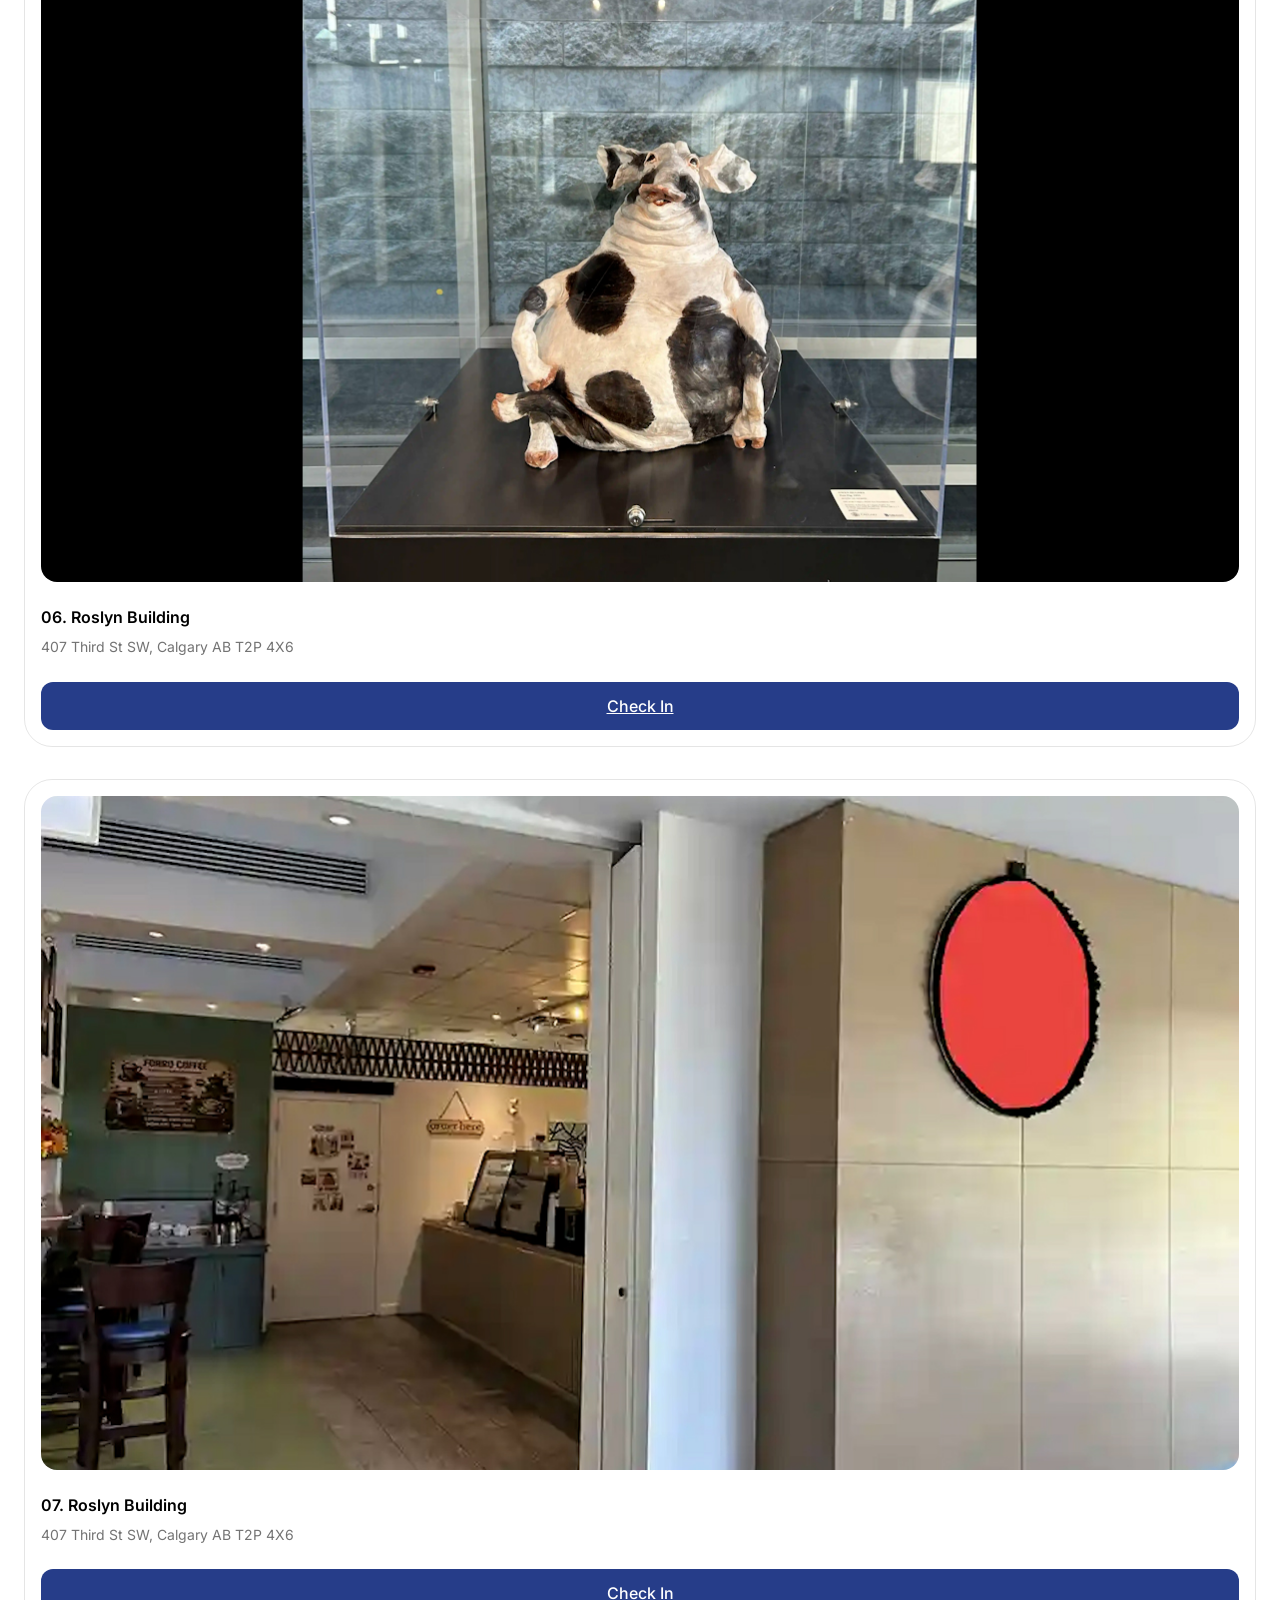
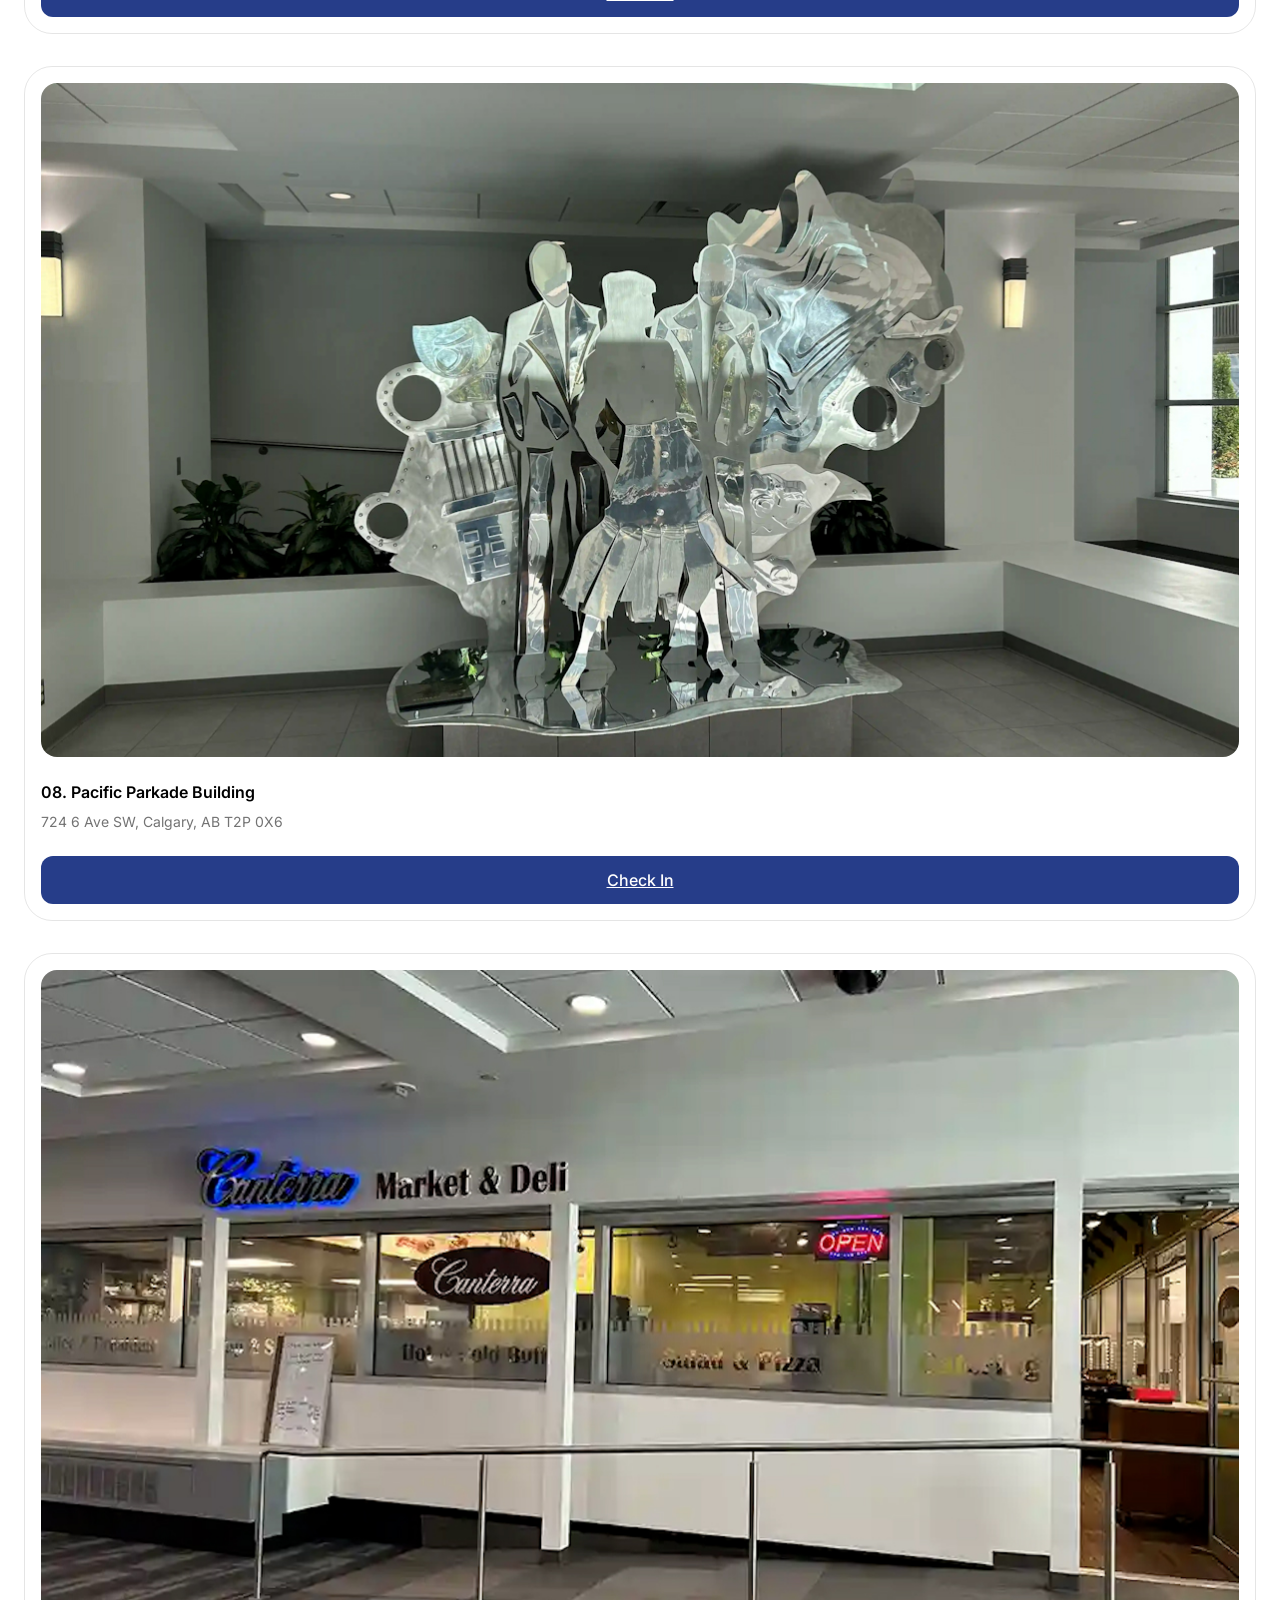
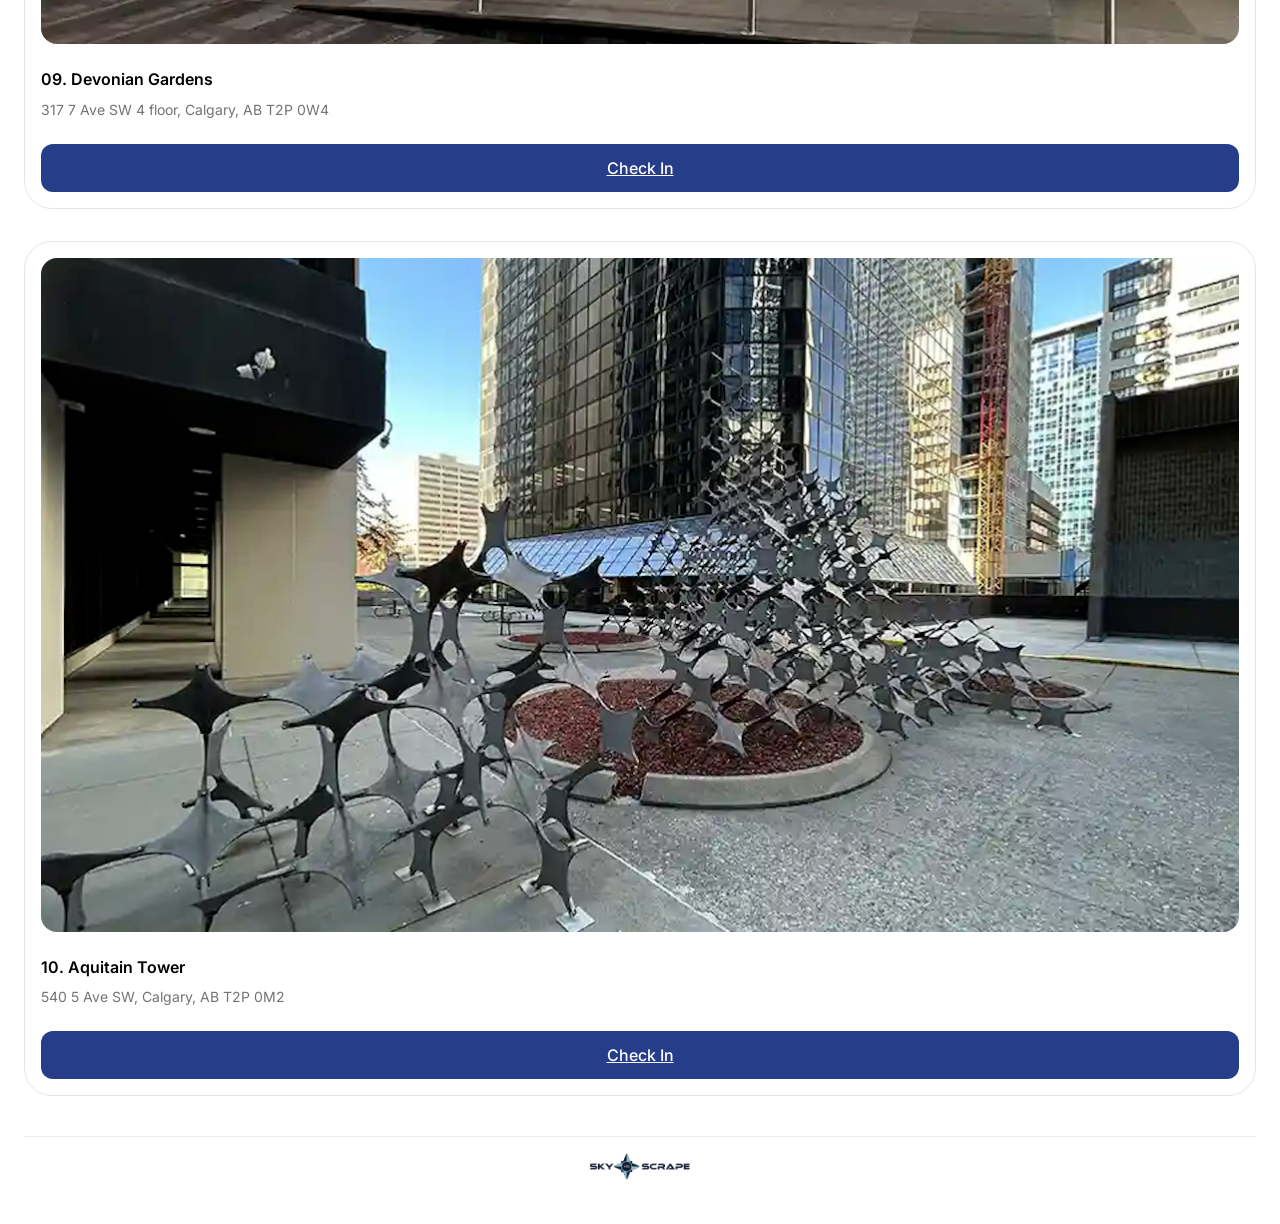
<file: 8th-street.html>
<!DOCTYPE html>
<html lang="en">
	<head>
		<meta charset="UTF-8">
		<meta name="viewport" content="width=device-width, initial-scale=1.0">
		<title>8th Street Station</title>
        <link rel="stylesheet" href="styles.css">
        <link rel="icon" href="favicon.png">
    <!-- head-end -->
  </head>
  <body>
    <header>
        <a href="index.html">
        <img src="./images/vuesax/outline/arrow-left.svg" alt="Arrow Icon" style="width: 24px; height: 24px;"> </a>
        <h6 style="
                width: 100%;
                position: relative;
                display: inline-block;
                text-align: center;">8th Street Station</h6>
        <img src="./images/vuesax/outline/arrow-left.svg" alt="Arrow Icon" style="width: 24px; height: 24px; opacity: 0">
    </header>
    <main>
        <section class="instruction-card"
            style="
                width: 100%;
                position: relative;
                box-shadow: 0px 4px 8px rgba(0, 0, 0, 0.02), 0px 6px 12px rgba(0, 0, 0, 0.03);
                border-radius: 16px;
                background-color: #fff;
                border: 1px solid rgba(0, 0, 0, 0.1);
                box-sizing: border-box;
                overflow: hidden;
                display: flex;
                flex-direction: column;
                align-items: flex-start;
                padding: 16px 24px;
                gap: 12px;
                text-align: left;
            ">
            <div class="card-header" style="
            flex: 1;
            width: 100%;
            position: relative;
            display: flex;
            align-items: center;
            gap: 16px;
            text-align: left;">
                <img src="./images/instruction-icon.png"alt="Instruction Icon" style="width: 28px; height: 28px;">
                <h6 style="
                display: inline-block;
                text-align: left;">
                Instruction</h6>
                
            </div>
            <small style="
                text-align: left;
                display: inline-block;
                ">Complete your journey by checking in all locations below. You need to answer a question for each location to check-in. We save your journey and there is no time limit, so feel free to explore on your pace.</small>
        </section>

        <ul class="location-list">

            <section class="location-card" id="8th-location-1">
                <img class="card-img" src="./images/3rd-street/optimized/1.jpg" alt="First Canadian Centre">
                <div class="card-text">
                    <h6 class="location-name" style="
                        text-align: left;
                        display: inline-block;
                    ">01. AMEC Building (2nd floor)</h6>
                    <small class="location-address" style="
                        text-align: left;
                        display: inline-block;">801 6 Ave SW, Calgary, AB T2P
                    </small>
                </div>
                <a href="8th-street-question.html?q=1" class="checkin-button" id="checkin-1">Check In</a>
                <!--This div class="checkin-status" will be showed after user answers the question correctly-->
                <div class="checkin-status" style="display: none;">
                    <img src="./images/vuesax/bold/tick-circle.png" alt="Checkmark Icon" style="width: 24px; height: 24px;">
                    <p style="color: #5CA4AC;">Checked-in</p>
                </div>
            </section>

            <section class="location-card" id="8th-location-2">
                <img class="card-img" src="./images/8th-street/optimized/2.jpg" alt="Brookfield Place">
                <div class="card-text">
                    <h6 class="location-name" style="
                        text-align: left;
                        display: inline-block;
                    ">02. Brookfield Place</h6>
                    <small class="location-address" style="
                        text-align: left;
                        display: inline-block;">225 6 Ave SW, Calgary, AB T2P 3S9
                    </small>
                </div>
                <a href="8th-street-question.html?q=2" class="checkin-button" id="checkin-2">Check In</a>
                <!--This div will be showed after user answers the question correctly-->
                <div class="checkin-status" style="display: none;">
                    <img src="./images/vuesax/bold/tick-circle.png" alt="Checkmark Icon" style="width: 24px; height: 24px;">
                    <p style="color: #5CA4AC;">Checked-in</p>
                </div>
            </section>

            <section class="location-card" id="8th-location-3">
                <img class="card-img" src="./images/8th-street/optimized/3.jpg" alt="Calgary Co-op World of Whisky">
                <div class="card-text">
                    <h6 class="location-name" style="
                        text-align: left;
                        display: inline-block;
                    ">03. Corporate Building</h6>
                    <small class="location-address" style="
                        text-align: left;
                        display: inline-block;">734 7 Ave SW, Calgary, AB T2P 3P8
                    </small>
                </div>
                <a href="8th-street-question.html?q=3" class="checkin-button" id="checkin-3">Check In</a>
                <!--This div will be showed after user answers the question correctly-->
                <div class="checkin-status" style="display: none;">
                    <img src="./images/vuesax/bold/tick-circle.png" alt="Checkmark Icon" style="width: 24px; height: 24px;">
                    <p style="color: #5CA4AC;">Checked-in</p>
                </div>
            </section>

            <section class="location-card" id="8th-location-4">
                <img class="card-img" src="./images/8th-street/optimized/4.jpg" alt="Calgary Place II Building">
                <div class="card-text">
                    <h6 class="location-name" style="
                        text-align: left;
                        display: inline-block;
                    ">04. Copy Repro Inc.</h6>
                    <small class="location-address" style="
                        text-align: left;
                        display: inline-block;">600 6 Ave SW Ste 280, Calgary, AB T2P 0S5
                    </small>
                </div>
                <a href="8th-street-question.html?q=4" class="checkin-button" id="checkin-4">Check In</a>
                <!--This div will be showed after user answers the question correctly-->
                <div class="checkin-status" style="display: none;">
                    <img src="./images/vuesax/bold/tick-circle.png" alt="Checkmark Icon" style="width: 24px; height: 24px;">
                    <p style="color: #5CA4AC;">Checked-in</p>
                </div>
            </section>

            <section class="location-card" id="8th-location-5">
                <img class="card-img" src="./images/8th-street/optimized/5.jpg" alt="Stock Exchange Tower">
                <div class="card-text">
                    <h6 class="location-name" style="
                        text-align: left;
                        display: inline-block;
                    ">05. Chevron Plaza (2nd floor)</h6>
                    <small class="location-address" style="
                        text-align: left;
                        display: inline-block;">3724 11 Ave SW, Calgary, AB T2R 0E4
                    </small>
                </div>
                <a href="8th-street-question.html?q=5" class="checkin-button" id="checkin-5">Check In</a>
                <!--This div will be showed after user answers the question correctly-->
                <div class="checkin-status" style="display: none;">
                    <img src="./images/vuesax/bold/tick-circle.png" alt="Checkmark Icon" style="width: 24px; height: 24px;">
                    <p style="color: #5CA4AC;">Checked-in</p>
                </div>
            </section>

            <section class="location-card" id="8th-location-6">
                <img class="card-img" src="./images/8th-street/optimized/6.jpg" alt="Fifth Avenue Place Building">
                <div class="card-text">
                    <h6 class="location-name" style="
                        text-align: left;
                        display: inline-block;
                    ">06. Roslyn Building</h6>
                    <small class="location-address" style="
                        text-align: left;
                        display: inline-block;">407 Third St SW, Calgary AB T2P 4X6
                    </small>
                </div>
                <a href="8th-street-question.html?q=6" class="checkin-button" id="checkin-6">Check In</a>
                <!--This div will be showed after user answers the question correctly-->
                <div class="checkin-status" style="display: none;">
                    <img src="./images/vuesax/bold/tick-circle.png" alt="Checkmark Icon" style="width: 24px; height: 24px;">
                    <p style="color: #5CA4AC;">Checked-in</p>
                </div>
            </section>

            <section class="location-card" id="8th-location-7">
                <img class="card-img" src="./images/8th-street/optimized/7.jpg" alt="Stephen Lowe Art Gallery">
                <div class="card-text">
                    <h6 class="location-name" style="
                        text-align: left;
                        display: inline-block;
                    ">07. Roslyn Building</h6>
                    <small class="location-address" style="
                        text-align: left;
                        display: inline-block;">407 Third St SW, Calgary AB T2P 4X6
                    </small>
                </div>
                <a href="8th-street-question.html?q=7" class="checkin-button" id="checkin-7">Check In</a>
                <!--This div will be showed after user answers the question correctly-->
                <div class="checkin-status" style="display: none;">
                    <img src="./images/vuesax/bold/tick-circle.png" alt="Checkmark Icon" style="width: 24px; height: 24px;">
                    <p style="color: #5CA4AC;">Checked-in</p>
                </div>
            </section>

            <section class="location-card" id="8th-location-8">
                <img class="card-img" src="./images/8th-street/optimized/8.jpg" alt="Stephen Avenue Place">
                <div class="card-text">
                    <h6 class="location-name" style="
                        text-align: left;
                        display: inline-block;
                    ">08. Pacific Parkade Building</h6>
                    <small class="location-address" style="
                        text-align: left;
                        display: inline-block;">724 6 Ave SW, Calgary, AB T2P 0X6
                    </small>
                </div>
                <a href="8th-street-question.html?q=8" class="checkin-button" id="checkin-8">Check In</a>
                <!--This div will be showed after user answers the question correctly-->
                <div class="checkin-status" style="display: none;">
                    <img src="./images/vuesax/bold/tick-circle.png" alt="Checkmark Icon" style="width: 24px; height: 24px;">
                    <p style="color: #5CA4AC;">Checked-in</p>
                </div>
            </section>

            <section class="location-card" id="8th-location-9">
                <img class="card-img" src="./images/8th-street/optimized/9.jpg" alt="Devonian Gardens ">
                <div class="card-text">
                    <h6 class="location-name" style="
                        text-align: left;
                        display: inline-block;
                    ">09. Devonian Gardens</h6>
                    <small class="location-address" style="
                        text-align: left;
                        display: inline-block;">317 7 Ave SW 4 floor, Calgary, AB T2P 0W4
                    </small>
                </div>
                <a href="8th-street-question.html?q=9" class="checkin-button" id="checkin-9">Check In</a>
                <!--This div will be showed after user answers the question correctly-->
                <div class="checkin-status" style="display: none;">
                    <img src="./images/vuesax/bold/tick-circle.png" alt="Checkmark Icon" style="width: 24px; height: 24px;">
                    <p style="color: #5CA4AC;">Checked-in</p>
                </div>
            </section>

            <section class="location-card" id="8th-location-10">
                <img class="card-img" src="./images/8th-street/optimized/10.jpg" alt="Calgary Tower">
                <div class="card-text">
                    <h6 class="location-name" style="
                        text-align: left;
                        display: inline-block;
                    ">10. Aquitain Tower</h6>
                    <small class="location-address" style="
                        text-align: left;
                        display: inline-block;">540 5 Ave SW, Calgary, AB T2P 0M2
                    </small>
                </div>
                <a href="8th-street-question.html?q=10" class="checkin-button" id="checkin-10">Check In</a>
                <!--This div will be showed after user answers the question correctly-->
                <div class="checkin-status" style="display: none;">
                    <img src="./images/vuesax/bold/tick-circle.png" alt="Checkmark Icon" style="width: 24px; height: 24px;">
                    <p style="color: #5CA4AC;">Checked-in</p>
                </div>
            </section>


        </ul>
    <footer style="
        width: 100%;
        padding: 16px 0;
        border-top: 1px solid #ededed;
        text-align: center;
        color: #263d89;
    ">
        <a href="index.html" style="display: inline-block;">
        <img src="./images/footer.png" alt="Logo" style="width: 100px; height: auto; cursor: pointer;">
    </a>
    </footer>
    <script src="script.js"></script>
    </body>
    </html>
</file>
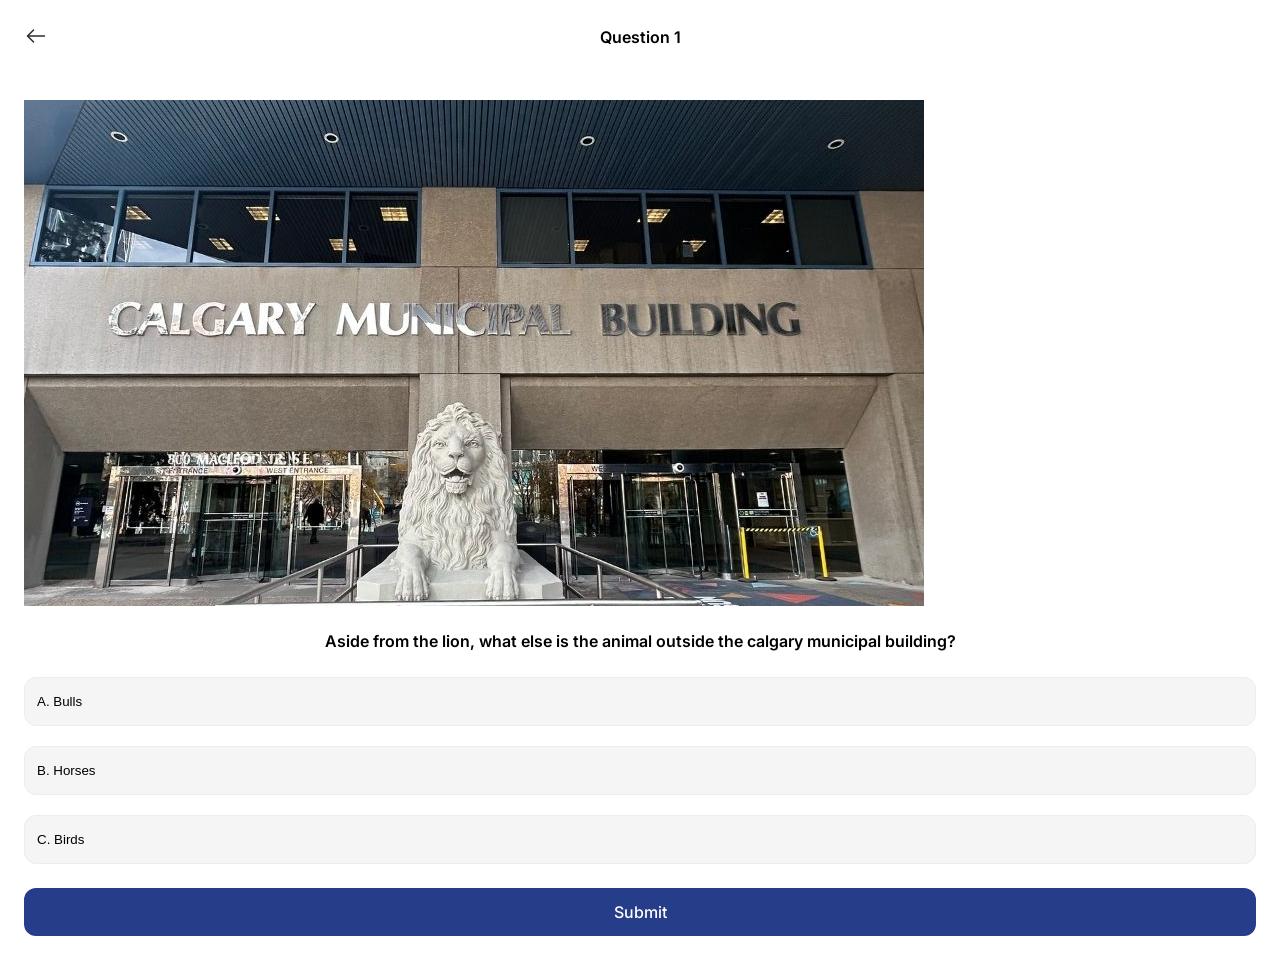
<file: cityhall-question.html>
<!DOCTYPE html>
<html lang="en">
	<head>
		<meta charset="UTF-8">
		<meta name="viewport" content="width=device-width, initial-scale=1.0">
        <!--This title should be changed to reflect the current question number-->
		<title>Question 1</title>
        <link rel="stylesheet" href="styles.css">
        <link rel="icon" href="favicon.png">
        <script src="script.js" defer></script>

    <!-- head-end -->
  </head>
  <body>
    <header>
        <a href="cityhall.html">
        <img src="./images/vuesax/outline/arrow-left.svg" alt="Arrow Icon" style="width: 24px; height: 24px;"></a>
        <!--This text should be changed to reflect the current question number-->
        <h6 id="question-title" style="
        display: inline-block;
        text-align: center;">Question 1</h6>
        <img src="./images/vuesax/outline/arrow-left.svg" alt="Arrow Icon" style="width: 24px; height: 24px; opacity: 0">
        
    </header>

    <main>
        <section class="hero-banner">
            <figure style="
                margin: 0;
                width: 100%;
                position: relative;
                overflow: hidden;">
            <!--This image should be changed to reflect the current question number-->
            <img id="question-1-img" class="question-image" src="./images/city_hall/1.jpg"  alt="Calgary Municipal Building">

            <img id="question-2-img" class="question-image" src="./images/city_hall/2.jpg" alt="Calgary Municipal Building">

            <img id="question-3-img" class="question-image vertical-letterbox"  src="./images/city_hall/3.jpg" alt="Calgary Municipal Building">

            <img id="question-4-img" class="question-image" src="./images/city_hall/4.jpg"  alt="Art Commons">

            <img id="question-5-img" class="question-image" src="./images/city_hall/5.jpg"  alt="Art Commons">

            <img id="question-6-img" class="question-image vertical-letterbox"  src="./images/city_hall/6.jpg"  alt="tbd">

            <img id="question-7-img" class="question-image vertical-letterbox"  src="./images/city_hall/7.jpg"  alt="Tower Center">

            <img id="question-8-img" class="question-image vertical-letterbox"  src="./images/city_hall/8.jpg"  alt="Tower Center">

            <img id="question-9-img" class="question-image vertical-letterbox"  src="./images/city_hall/9.jpg"  alt="Landmark">

            <img id="question-10-img" class="question-image vertical-letterbox"  src="./images/city_hall/10.jpg"  alt="Calgary Tower">
    
            </figure>
        </section>

        <!-- Question 1 -->
        <section id="question-1" class="question-container">
            <h6 class="question" style="
                    text-align: center;
                    display: inline-block;">Aside from the lion, what else is the animal outside the calgary municipal building?</h6>
            <ul class="answer-list">
                <button class="answer wrong-answer">A. Bulls
                </button>
                <button class="answer correct-answer">B. Horses
                </button>
                <button class="answer wrong-answer">C. Birds
                </button>

            </ul>
            <button class="submit-answer" id="submit-answer-1">Submit</button>
        </section>

        
        <section id="question-2" class="question-container">
            <h6 class="question" style="
                    text-align: center;
                    display: inline-block;">Based on the Information wall, when did Calgary became a City?</h6>
            <ul class="answer-list">
                <button class="answer correct-answer">A. 1894
                </button>
                <button class="answer wrong-answer">B. 1875
                </button>
                <button class="answer wrong-answer">C. 1994
                </button>

            </ul>
            <button class="submit-answer" id="submit-answer-2">Submit</button>
        </section>

        <section id="question-3" class="question-container">
            <h6 class="question" style="
                    text-align: center;
                    display: inline-block;">Based on the Plith Label, when did the Calgarians faced one of the greatest challenges in the history?</h6>
            <ul class="answer-list">
                <button class="answer wrong-answer">A. June 1, 2013
                </button>
                <button class="answer wrong-answer">B. June 10, 2013
                </button>
                <button class="answer correct-answer">C. June 20, 2013
                </button>

            </ul>
            <button class="submit-answer" id="submit-answer-3">Submit</button>
        </section>

        <section id="question-4" class="question-container">
            <h6 class="question" style="
                    text-align: center;
                    display: inline-block;">What Building can you find this colorful Bridge?</h6>
            <ul class="answer-list">
                <button class="answer correct-answer">A. Art Commons
                </button>
                <button class="answer wrong-answer">B. Harry Hays Building
                </button>
                <button class="answer wrong-answer">C. Telus Convention Center
                </button>

            </ul>
            <button class="submit-answer" id="submit-answer-4">Submit</button>
        </section>

        <section id="question-5" class="question-container">
            <h6 class="question" style="
                    text-align: center;
                    display: inline-block;">What is the name of this Art Exhibition?</h6>
            <ul class="answer-list">
                <button class="answer correct-answer">A. Portraits of Belonging
                </button>
                <button class="answer wrong-answer">B. Chinese Heritage
                </button>
                <button class="answer wrong-answer">C. Hanfu and Culture
                </button>

            </ul>
            <button class="submit-answer" id="submit-answer-5">Submit</button>
        </section>

        <section id="question-6" class="question-container">
            <h6 class="question" style="
                    text-align: center;
                    display: inline-block;">Where can you find this small tree?</h6>
            <ul class="answer-list">
                <button class="answer wrong-answer">A. Tower Centre
                </button>
                <button class="answer wrong-answer">B. Burns Building
                </button>
                <button class="answer correct-answer">C. Glenbow Museum
                </button>

            </ul>
            <button class="submit-answer" id="submit-answer-6">Submit</button>
        </section>

        <section id="question-7" class="question-container">
            <h6 class="question" style="
                    text-align: center;
                    display: inline-block;">What is the name of this art?</h6>
            <ul class="answer-list">
                <button class="answer wrong-answer">A. Wonky Space plant
                </button>
                <button class="answer correct-answer">B. Bronze Spaceflower
                </button>
                <button class="answer wrong-answer">C. Alien Tulip
                </button>

            </ul>
            <button class="submit-answer" id="submit-answer-7">Submit</button>
        </section>

        <section id="question-8" class="question-container">
            <h6 class="question" style="
                    text-align: center;
                    display: inline-block;">What is the award given to Colonel Walker?</h6>
            <ul class="answer-list">
                <button class="answer correct-answer">A. Calgary’s “Citizen of the Century”
                </button>
                <button class="answer wrong-answer">B. Community Advocate Award
                </button>
                <button class="answer wrong-answer">C. Citizen of the year
                </button>

            </ul>
            <button class="submit-answer" id="submit-answer-8">Submit</button>
        </section>

        <section id="question-9" class="question-container">
            <h6 class="question" style="
                    text-align: center;
                    display: inline-block;">Where can you find this Landmark?</h6>
            <ul class="answer-list">
                <button class="answer wrong-answer">A. Palliser Square One
                </button>
                <button class="answer correct-answer">B. Telus Convention Center
                </button>
                <button class="answer wrong-answer">C. Burns Building
                </button>

            </ul>
            <button class="submit-answer" id="submit-answer-9">Submit</button>
        </section>

        <section id="question-10" class="question-container">
            <h6 class="question" style="
                    text-align: center;
                    display: inline-block;">What Skybridge should you go to get this view of Calgary Tower?</h6>
            <ul class="answer-list">
                <button class="answer correct-answer">A. Palliser Square One
                </button>
                <button class="answer wrong-answer">B. Hyatt Regency Calgary
                </button>
                <button class="answer wrong-answer">C. Telus Convention Center
                </button>

            </ul>
            <button class="submit-answer" id="submit-answer-10">Submit</button>
        </section>
        
    </main>
</file>
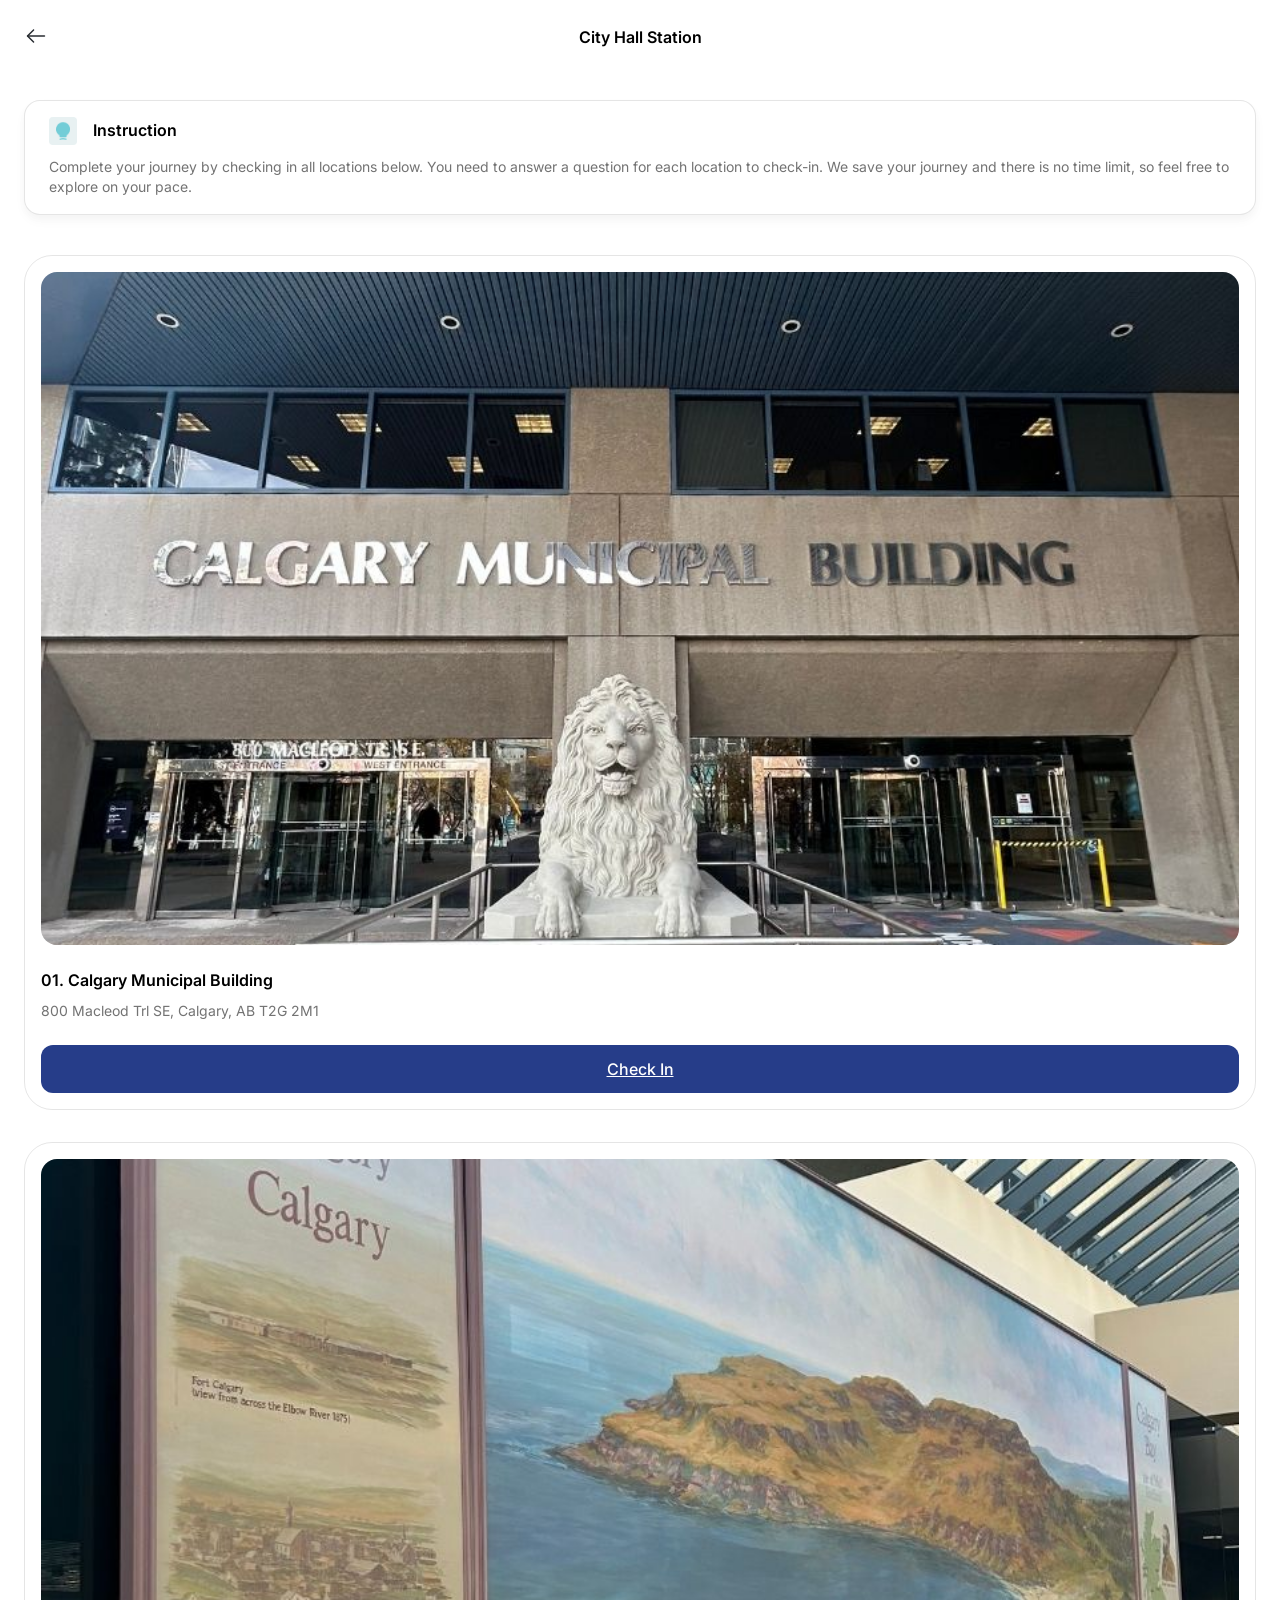
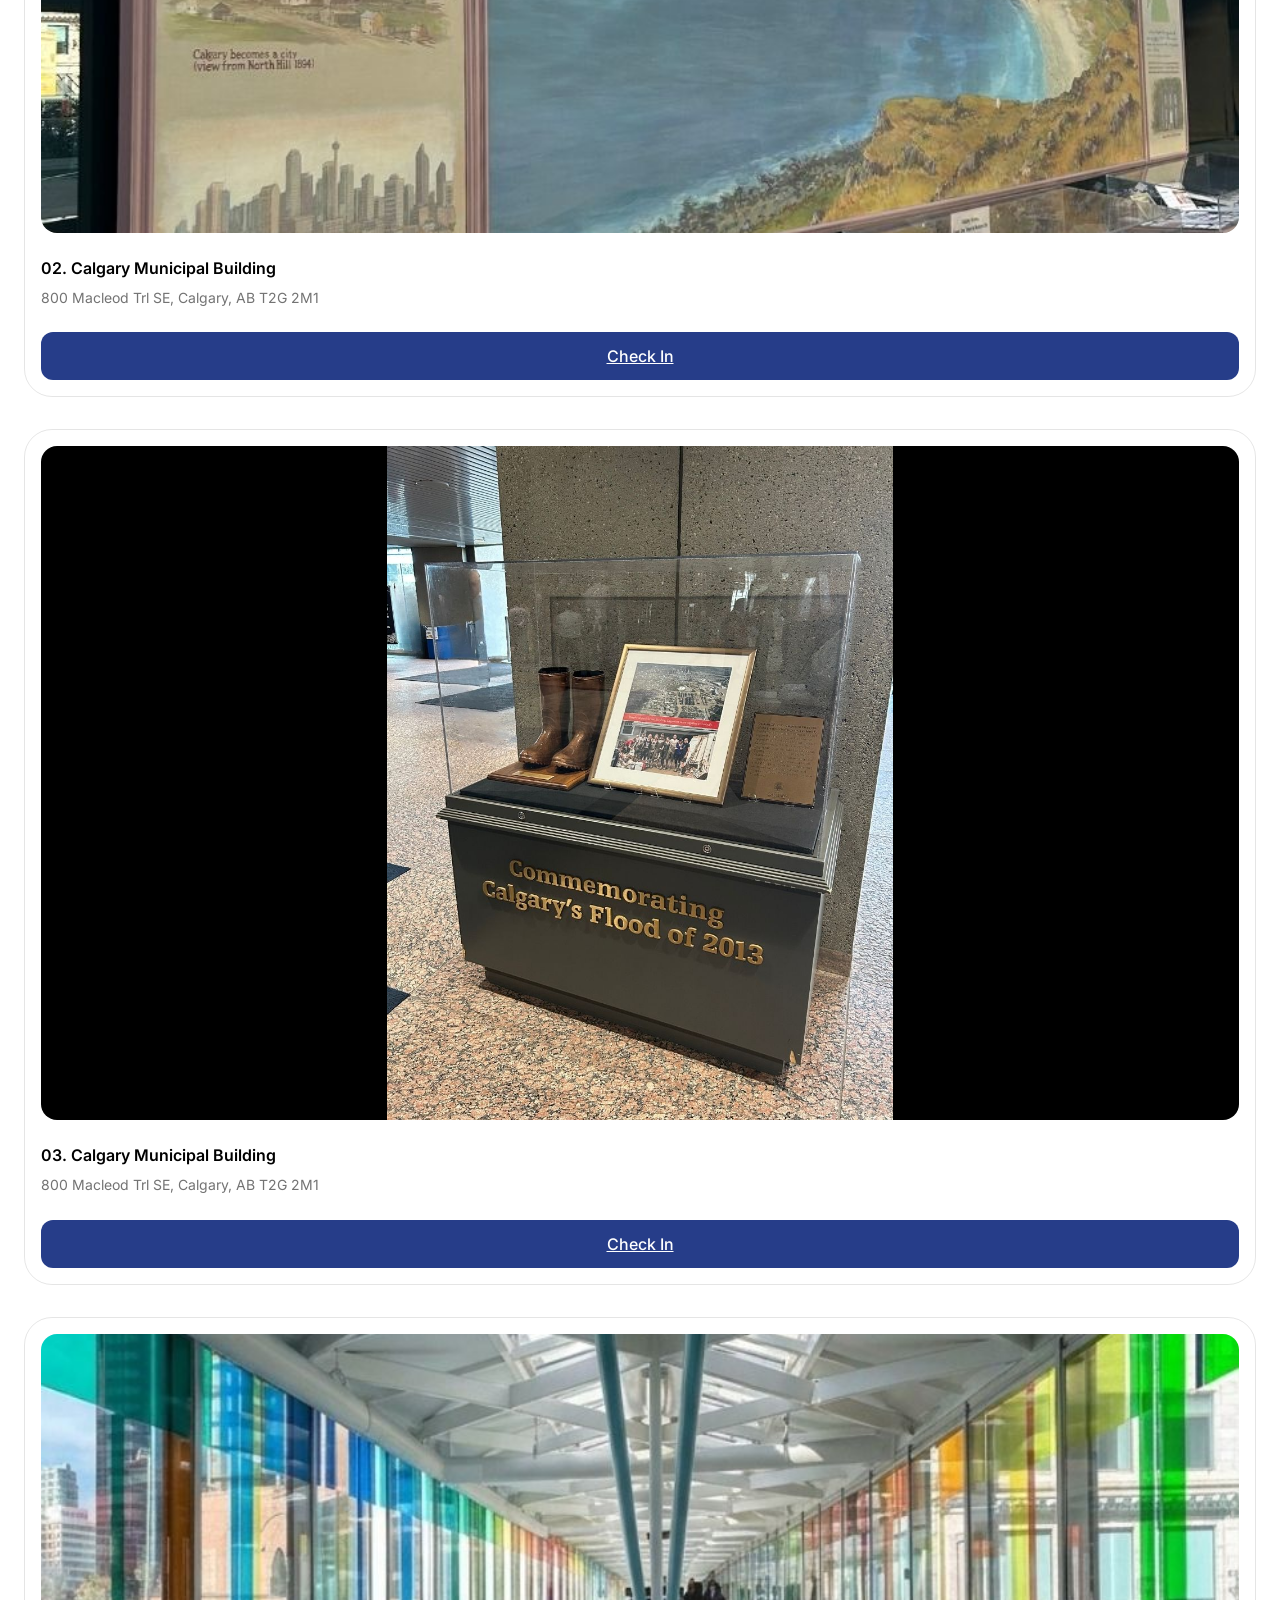
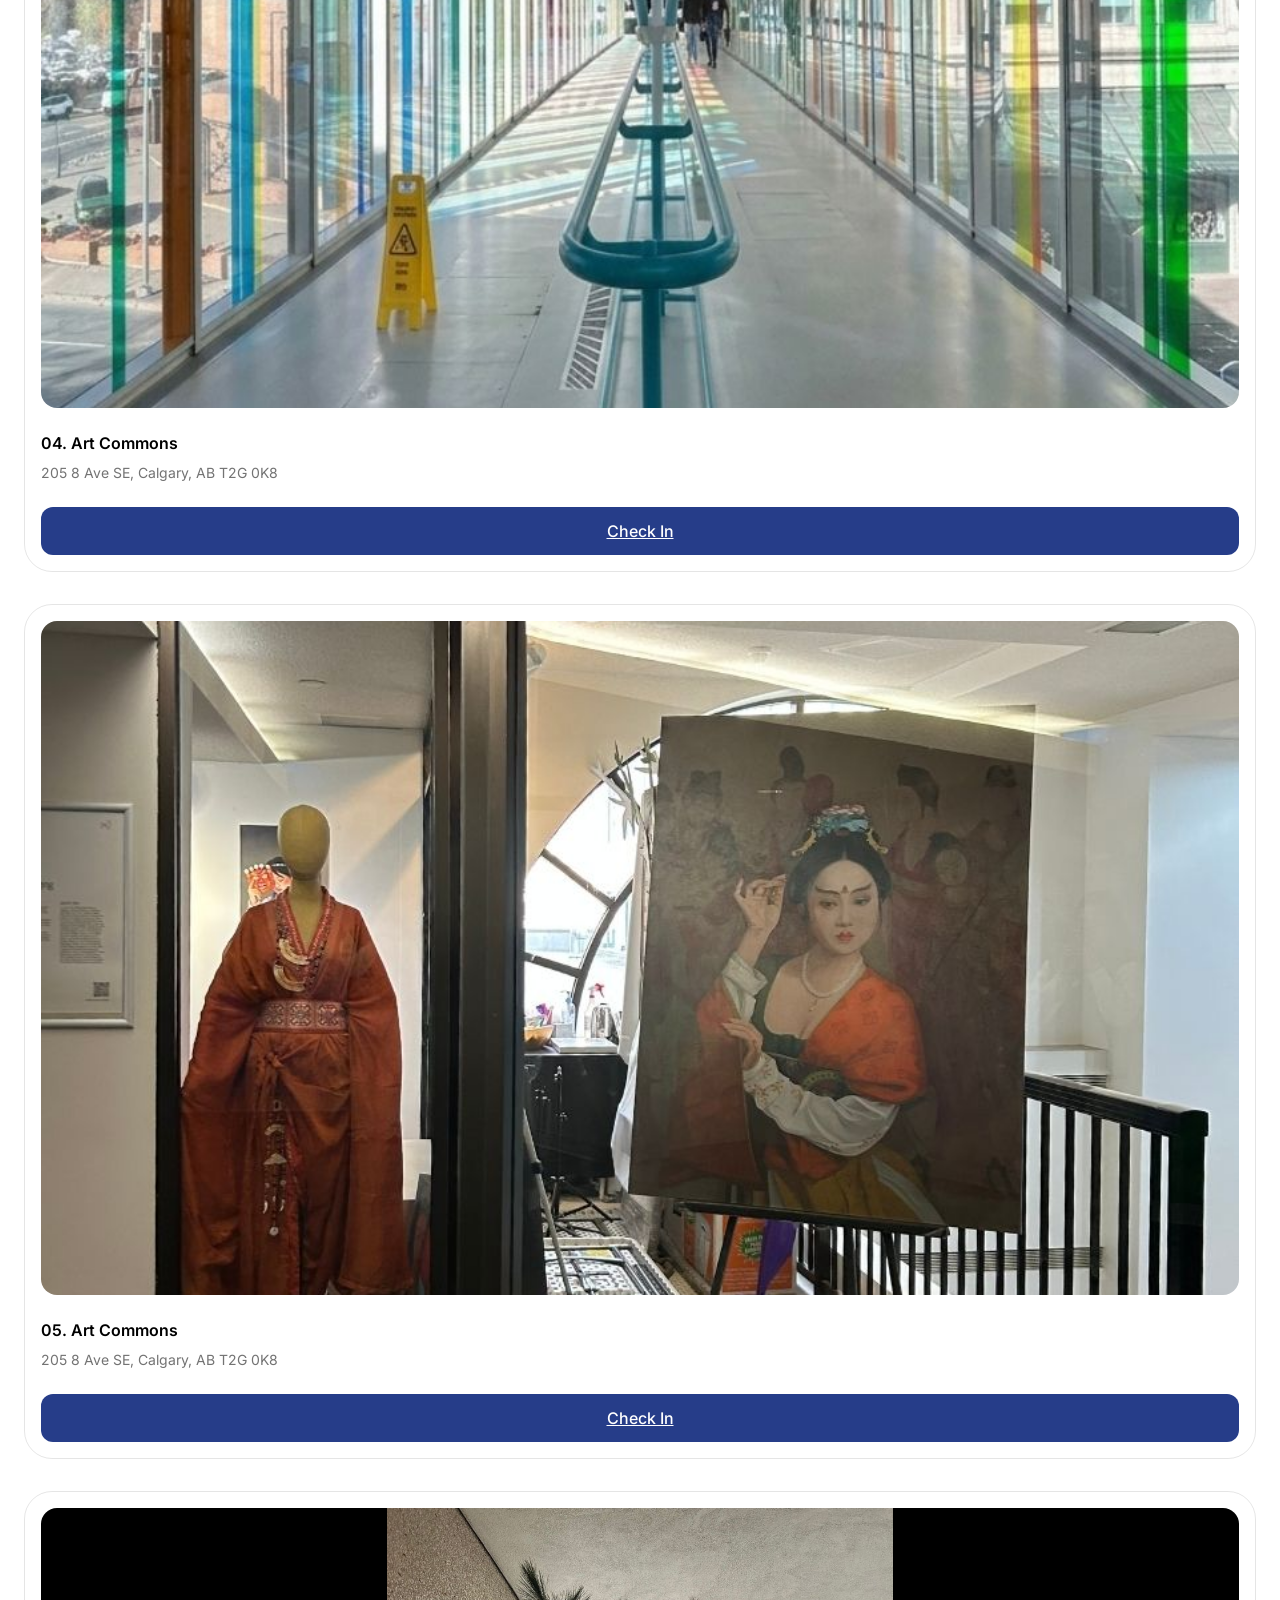
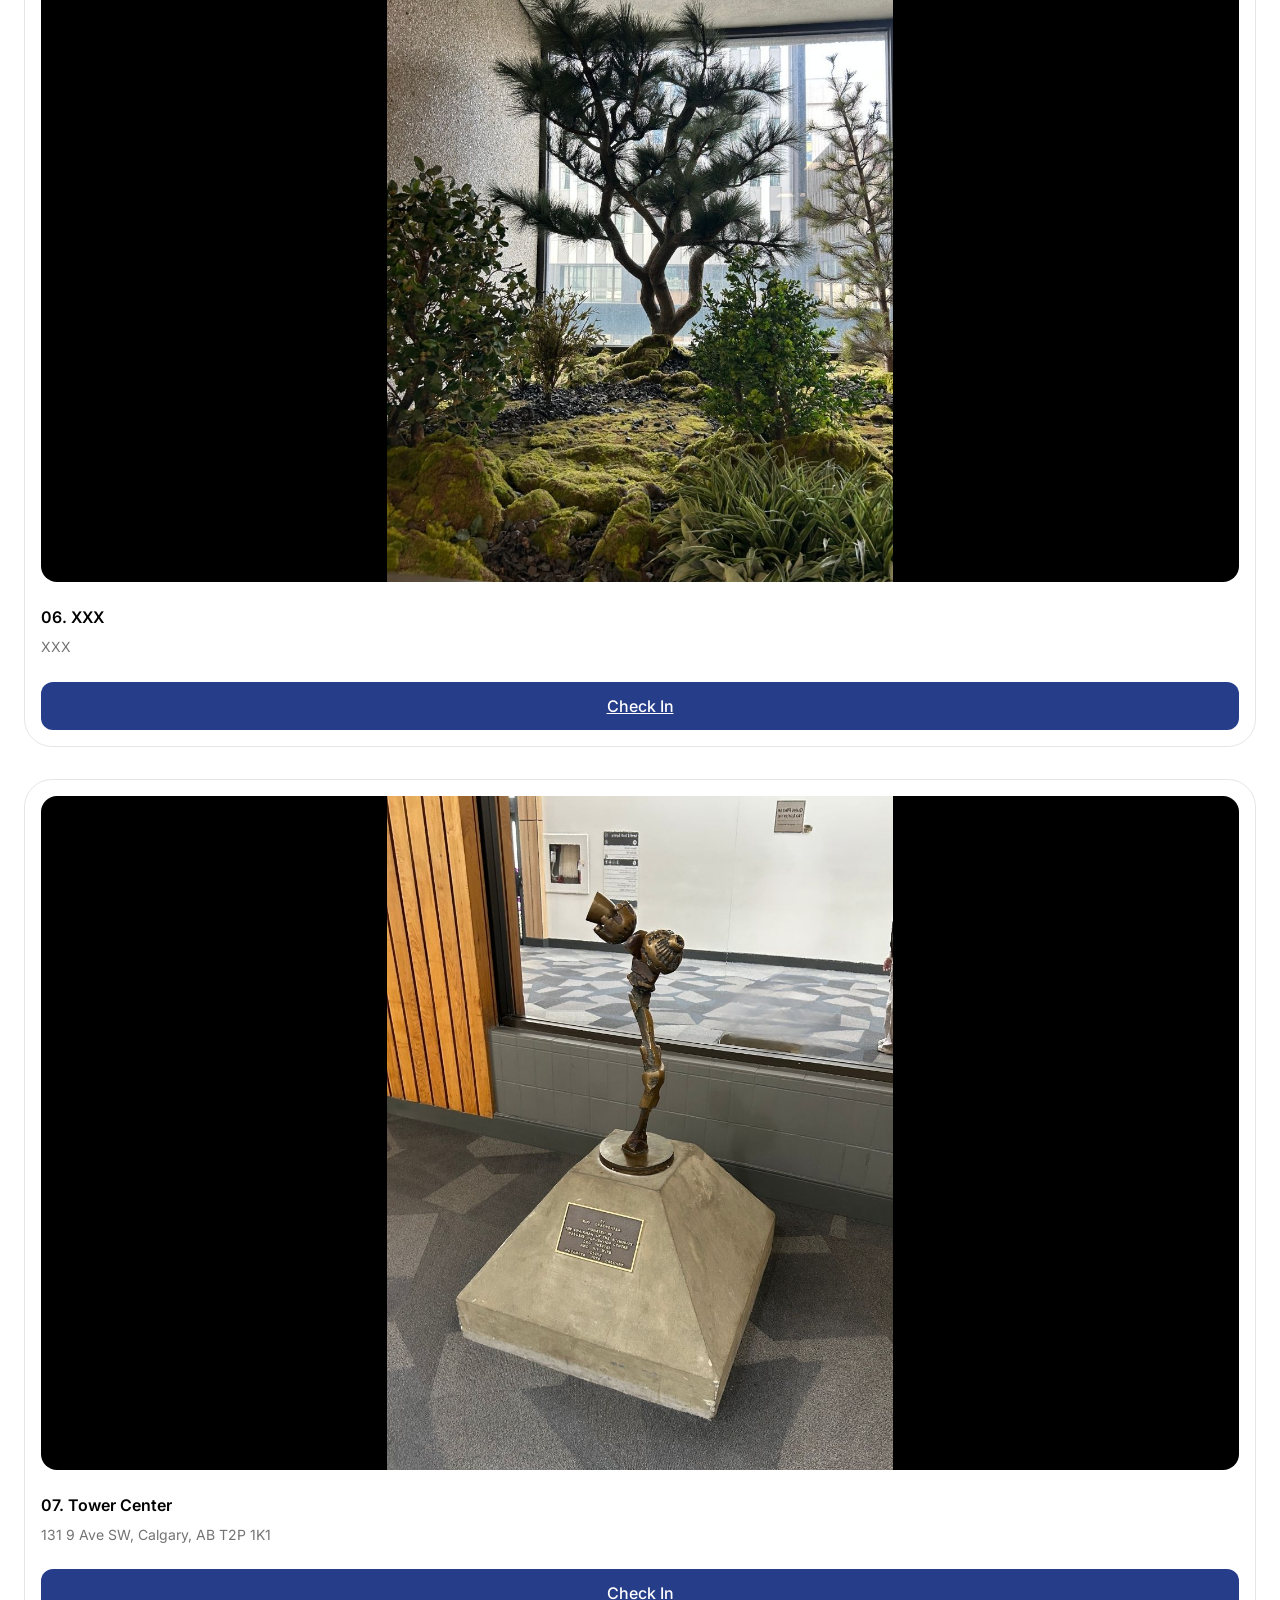
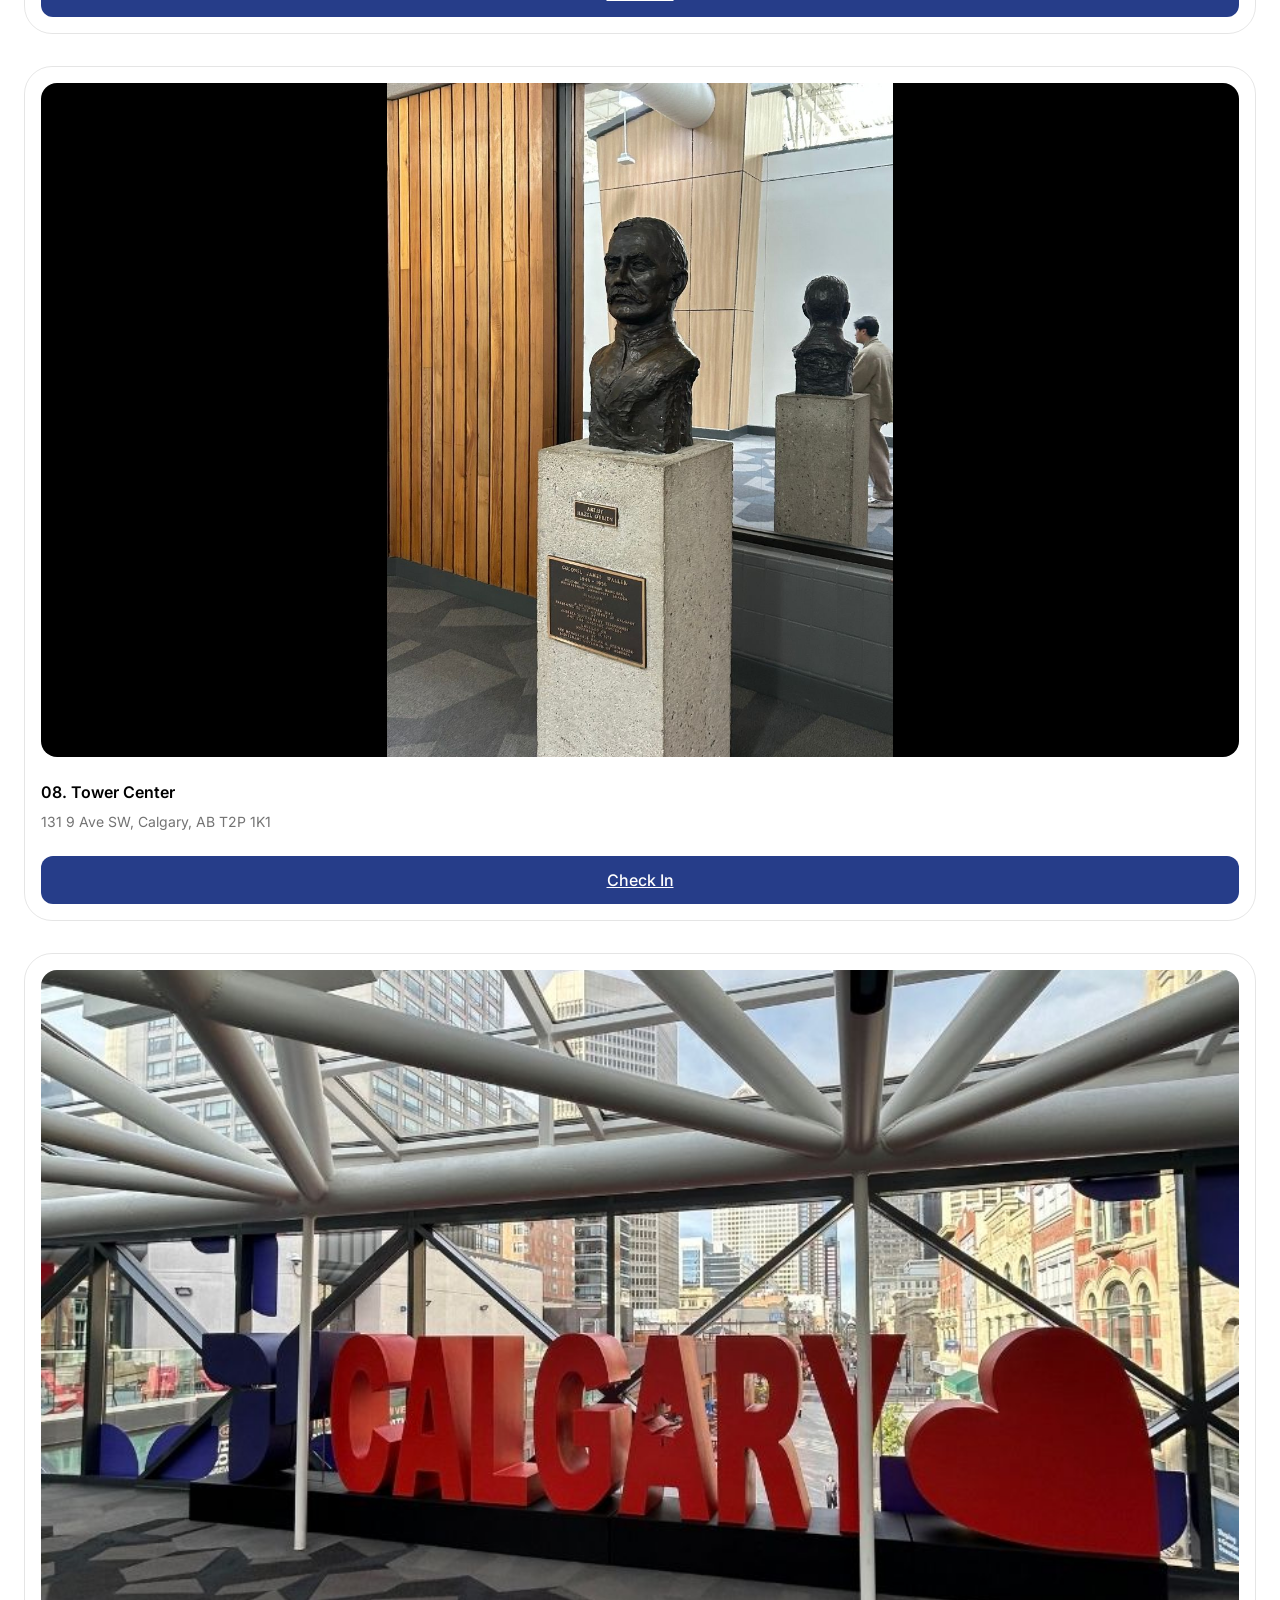
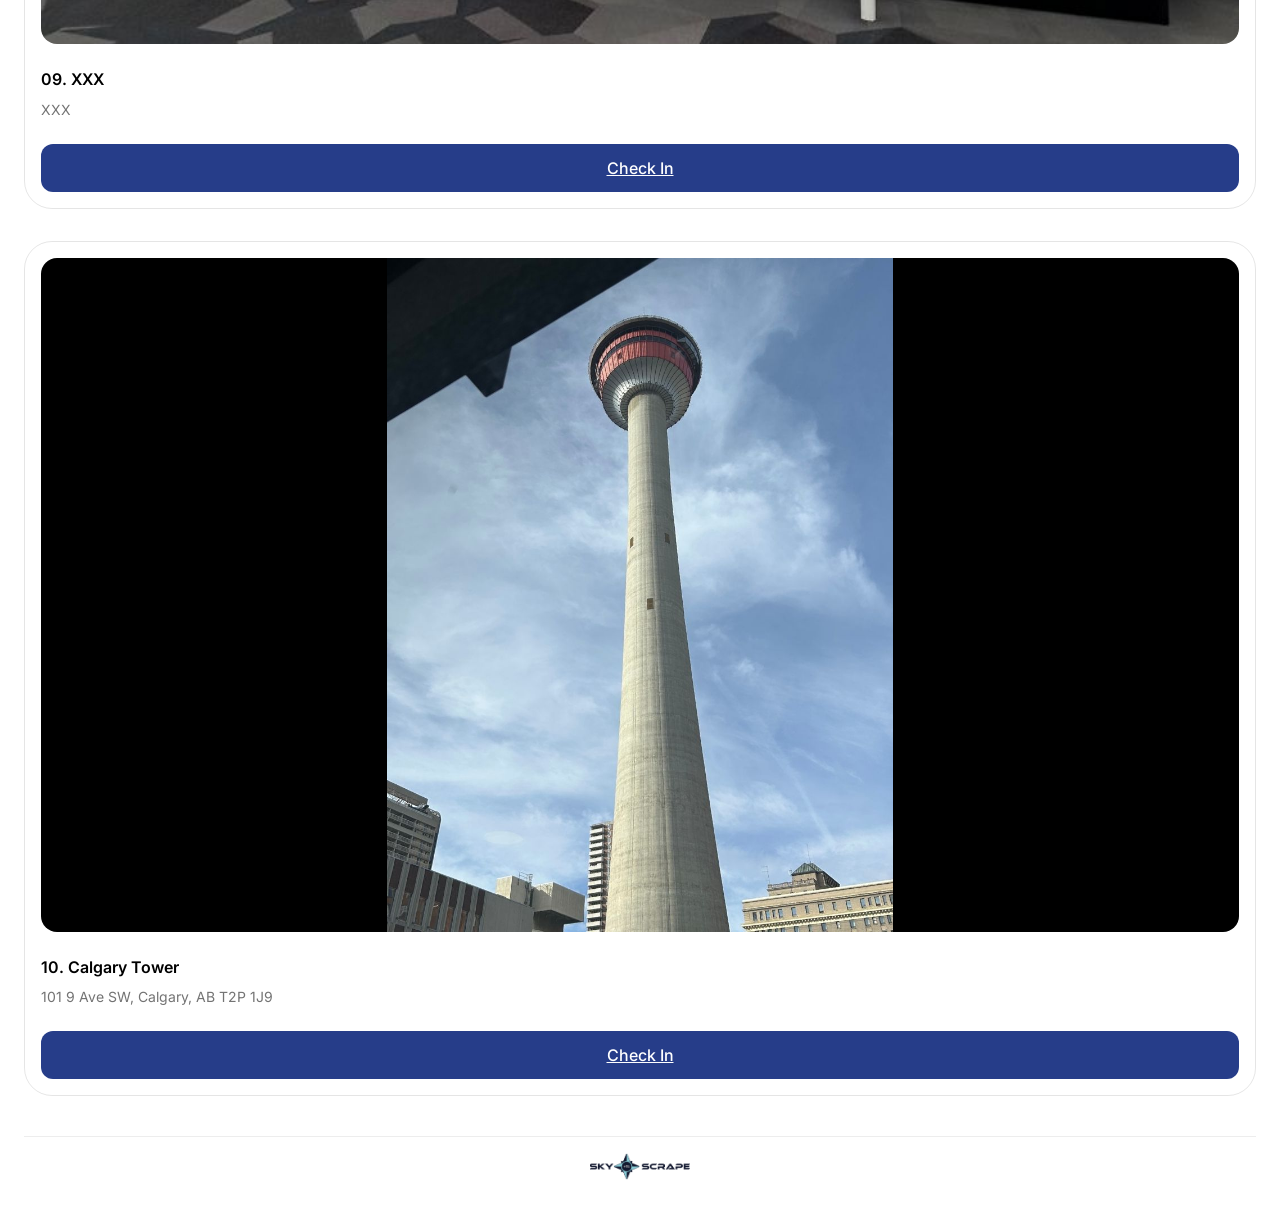
<file: cityhall.html>
<!DOCTYPE html>
<html lang="en">
	<head>
		<meta charset="UTF-8">
		<meta name="viewport" content="width=device-width, initial-scale=1.0">
		<title>City Hall Station</title>
        <link rel="stylesheet" href="styles.css">
        <link rel="icon" href="favicon.png">
    <!-- head-end -->
  </head>
  <body>
    <header>
        <a href="index.html">
        <img src="./images/vuesax/outline/arrow-left.svg" alt="Arrow Icon" style="width: 24px; height: 24px;"> </a>
        <h6 style="
                width: 100%;
                position: relative;
                display: inline-block;
                text-align: center;">City Hall Station</h6>
        <img src="./images/vuesax/outline/arrow-left.svg" alt="Arrow Icon" style="width: 24px; height: 24px; opacity: 0">
        
    </header>
    <main>
        <section class="instruction-card"
            style="
                width: 100%;
                position: relative;
                box-shadow: 0px 4px 8px rgba(0, 0, 0, 0.02), 0px 6px 12px rgba(0, 0, 0, 0.03);
                border-radius: 16px;
                background-color: #fff;
                border: 1px solid rgba(0, 0, 0, 0.1);
                box-sizing: border-box;
                overflow: hidden;
                display: flex;
                flex-direction: column;
                align-items: flex-start;
                padding: 16px 24px;
                gap: 12px;
                text-align: left;
            ">
            <div class="card-header" style="
            flex: 1;
            width: 100%;
            position: relative;
            display: flex;
            align-items: center;
            gap: 16px;
            text-align: left;">
                <img src="./images/instruction-icon.png" alt="Instruction Icon" style="width: 28px; height: 28px;">
                <h6 style="
                display: inline-block;
                text-align: left;">
                Instruction</h6>
                
            </div>
            <small style="
                text-align: left;
                display: inline-block;
                ">Complete your journey by checking in all locations below. You need to answer a question for each location to check-in. We save your journey and there is no time limit, so feel free to explore on your pace.</small>
        </section>

        <ul class="location-list">

            <section class="location-card" id="ch-location-1">
                <img class="card-img" src="./images/city_hall/1.jpg" alt="Calgary Municipal Building">
                <div class="card-text">
                    <h6 class="location-name" style="
                        text-align: left;
                        display: inline-block;
                    ">01. Calgary Municipal Building</h6>
                    <small class="location-address" style="
                        text-align: left;
                        display: inline-block;">800 Macleod Trl SE, Calgary, AB T2G 2M1
                    </small>
                </div>
                <a href="cityhall-question.html?q=1" class="checkin-button" id="checkin-1">Check In</a>
                <!--This div class="checkin-status" will be showed after user answers the question correctly-->
                <div class="checkin-status" style="display: none;">
                    <img src="./images/vuesax/bold/tick-circle.png" alt="Checkmark Icon" style="width: 24px; height: 24px;">
                    <p style="color: #5CA4AC;">Checked-in</p>
                </div>
            </section>

            <section class="location-card" id="ch-location-2">
                <img class="card-img" src="./images/city_hall/2.jpg"  alt="Calgary Municipal Building">
                <div class="card-text">
                    <h6 class="location-name" style="
                        text-align: left;
                        display: inline-block;
                    ">02. Calgary Municipal Building</h6>
                    <small class="location-address" style="
                        text-align: left;
                        display: inline-block;">800 Macleod Trl SE, Calgary, AB T2G 2M1
                    </small>
                </div>
                <a href="cityhall-question.html?q=2" class="checkin-button" id="checkin-2">Check In</a>
                <!--This div will be showed after user answers the question correctly-->
                <div class="checkin-status" style="display: none;">
                    <img src="./images/vuesax/bold/tick-circle.png" alt="Checkmark Icon" style="width: 24px; height: 24px;">
                    <p style="color: #5CA4AC;">Checked-in</p>
                </div>
            </section>

            <section class="location-card" id="ch-location-3">
                <img class="card-img" src="./images/city_hall/3.jpg"  alt="Calgary Municipal Building">
                <div class="card-text">
                    <h6 class="location-name" style="
                        text-align: left;
                        display: inline-block;
                    ">03. Calgary Municipal Building</h6>
                    <small class="location-address" style="
                        text-align: left;
                        display: inline-block;">800 Macleod Trl SE, Calgary, AB T2G 2M1
                    </small>
                </div>
                <a href="cityhall-question.html?q=3" class="checkin-button" id="checkin-3">Check In</a>
                <!--This div will be showed after user answers the question correctly-->
                <div class="checkin-status" style="display: none;">
                    <img src="./images/vuesax/bold/tick-circle.png" alt="Checkmark Icon" style="width: 24px; height: 24px;">
                    <p style="color: #5CA4AC;">Checked-in</p>
                </div>
            </section>

            <section class="location-card" id="ch-location-4">
                <img class="card-img" src="./images/city_hall/4.jpg"  alt="Art Commons">
                <div class="card-text">
                    <h6 class="location-name" style="
                        text-align: left;
                        display: inline-block;
                    ">04. Art Commons</h6>
                    <small class="location-address" style="
                        text-align: left;
                        display: inline-block;">205 8 Ave SE, Calgary, AB T2G 0K8
                    </small>
                </div>
                <a href="cityhall-question.html?q=4" class="checkin-button" id="checkin-4">Check In</a>
                <!--This div will be showed after user answers the question correctly-->
                <div class="checkin-status" style="display: none;">
                    <img src="./images/vuesax/bold/tick-circle.png" alt="Checkmark Icon" style="width: 24px; height: 24px;">
                    <p style="color: #5CA4AC;">Checked-in</p>
                </div>
            </section>

            <section class="location-card" id="ch-location-5">
                <img class="card-img" src="./images/city_hall/5.jpg"  alt="Art Commons">
                <div class="card-text">
                    <h6 class="location-name" style="
                        text-align: left;
                        display: inline-block;
                    ">05. Art Commons</h6>
                    <small class="location-address" style="
                        text-align: left;
                        display: inline-block;">205 8 Ave SE, Calgary, AB T2G 0K8
                    </small>
                </div>
                <a href="cityhall-question.html?q=5" class="checkin-button" id="checkin-5">Check In</a>
                <!--This div will be showed after user answers the question correctly-->
                <div class="checkin-status" style="display: none;">
                    <img src="./images/vuesax/bold/tick-circle.png" alt="Checkmark Icon" style="width: 24px; height: 24px;">
                    <p style="color: #5CA4AC;">Checked-in</p>
                </div>
            </section>

            <section class="location-card" id="ch-location-6">
                <img class="card-img" src="./images/city_hall/6.jpg"  alt="XXX">
                <div class="card-text">
                    <h6 class="location-name" style="
                        text-align: left;
                        display: inline-block;
                    ">06. XXX</h6>
                    <small class="location-address" style="
                        text-align: left;
                        display: inline-block;">XXX
                    </small>
                </div>
                <a href="cityhall-question.html?q=6" class="checkin-button" id="checkin-6">Check In</a>
                <!--This div will be showed after user answers the question correctly-->
                <div class="checkin-status" style="display: none;">
                    <img src="./images/vuesax/bold/tick-circle.png" alt="Checkmark Icon" style="width: 24px; height: 24px;">
                    <p style="color: #5CA4AC;">Checked-in</p>
                </div>
            </section>

            <section class="location-card" id="ch-location-7">
                <img class="card-img" src="./images/city_hall/7.jpg"  alt="Tower Center">
                <div class="card-text">
                    <h6 class="location-name" style="
                        text-align: left;
                        display: inline-block;
                    ">07. Tower Center</h6>
                    <small class="location-address" style="
                        text-align: left;
                        display: inline-block;">131 9 Ave SW, Calgary, AB T2P 1K1
                    </small>
                </div>
                <a href="cityhall-question.html?q=7" class="checkin-button" id="checkin-7">Check In</a>
                <!--This div will be showed after user answers the question correctly-->
                <div class="checkin-status" style="display: none;">
                    <img src="./images/vuesax/bold/tick-circle.png" alt="Checkmark Icon" style="width: 24px; height: 24px;">
                    <p style="color: #5CA4AC;">Checked-in</p>
                </div>
            </section>

            <section class="location-card" id="ch-location-8">
                <img class="card-img" src="./images/city_hall/8.jpg"  alt="Tower Center">
                <div class="card-text">
                    <h6 class="location-name" style="
                        text-align: left;
                        display: inline-block;
                    ">08. Tower Center</h6>
                    <small class="location-address" style="
                        text-align: left;
                        display: inline-block;">131 9 Ave SW, Calgary, AB T2P 1K1
                    </small>
                </div>
                <a href="cityhall-question.html?q=8" class="checkin-button" id="checkin-8">Check In</a>
                <!--This div will be showed after user answers the question correctly-->
                <div class="checkin-status" style="display: none;">
                    <img src="./images/vuesax/bold/tick-circle.png" alt="Checkmark Icon" style="width: 24px; height: 24px;">
                    <p style="color: #5CA4AC;">Checked-in</p>
                </div>
            </section>

            <section class="location-card" id="ch-location-9">
                <img class="card-img" src="./images/city_hall/9.jpg"  alt="XXX">
                <div class="card-text">
                    <h6 class="location-name" style="
                        text-align: left;
                        display: inline-block;
                    ">09. XXX</h6>
                    <small class="location-address" style="
                        text-align: left;
                        display: inline-block;">XXX
                    </small>
                </div>
                <a href="cityhall-question.html?q=9" class="checkin-button" id="checkin-9">Check In</a>
                <!--This div will be showed after user answers the question correctly-->
                <div class="checkin-status" style="display: none;">
                    <img src="./images/vuesax/bold/tick-circle.png" alt="Checkmark Icon" style="width: 24px; height: 24px;">
                    <p style="color: #5CA4AC;">Checked-in</p>
                </div>
            </section>

            <section class="location-card" id="ch-location-10">
                <img class="card-img" src="./images/city_hall/10.jpg"  alt="Calgary Tower">
                <div class="card-text">
                    <h6 class="location-name" style="
                        text-align: left;
                        display: inline-block;
                    ">10. Calgary Tower</h6>
                    <small class="location-address" style="
                        text-align: left;
                        display: inline-block;">101 9 Ave SW, Calgary, AB T2P 1J9
                    </small>
                </div>
                <a href="cityhall-question.html?q=10" class="checkin-button" id="checkin-10">Check In</a>
                <!--This div will be showed after user answers the question correctly-->
                <div class="checkin-status" style="display: none;">
                    <img src="./images/vuesax/bold/tick-circle.png" alt="Checkmark Icon" style="width: 24px; height: 24px;">
                    <p style="color: #5CA4AC;">Checked-in</p>
                </div>
            </section>


        </ul>
    <footer style="
        width: 100%;
        padding: 16px 0;
        border-top: 1px solid #ededed;
        text-align: center;
        color: #263d89;
    ">
        <a href="index.html" style="display: inline-block;">
        <img src="./images/footer.png" alt="Logo" style="width: 100px; height: auto; cursor: pointer;">
    </a>
    </footer>
    <script src="script.js"></script>
    </body>
    </html>
</file>
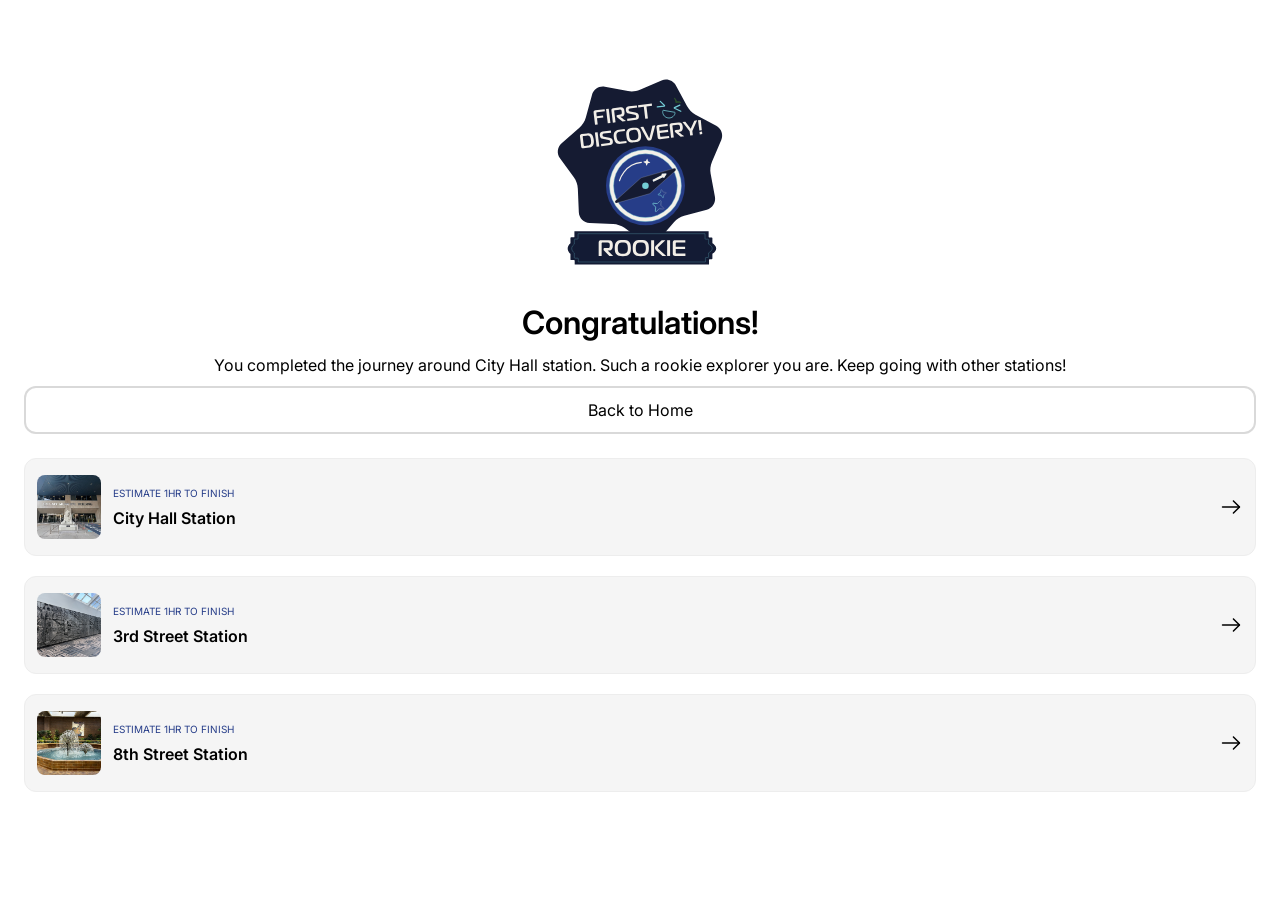
<file: journey-completed.html>
<!DOCTYPE html>
<html lang="en">
<head>
    <meta charset="UTF-8">
    <meta name="viewport" content="width=device-width, initial-scale=1.0">
    <title>Journey Completed</title>
    <link rel="stylesheet" href="styles.css">
    <link rel="icon" href="favicon.png">
</head>
<body>
    <header>
    </header>
    <main>
        <section class="hero-banner" style="
            width: 100%;
            position: relative;
            display: flex;
            flex-direction: column;
            align-items: center;">
            <figure style="margin:0;">
                <img id="rank-badge" src="./images/badges/l1_rookie.svg" alt="Explorer Rank Badge"
                style="
                object-fit: cover;
                position: relative;
                overflow: hidden;
                flex-shrink: 0;
                aspect-ratio: 1/1;
                width: 200px;
                height: 200px;">
            </figure>
        </section>

        <section class="text-container">
            <h3 style="display: inline-block; text-align: center;">Congratulations!</h3>
            <p id="journey-message" style="
                width: 100%;
                position: relative;
                text-align: center;
                display: inline-block;">
                You completed the journey around City Hall station. Such a rookie explorer you are. Keep going with other stations!
            </p>
            <a id="website-button" class="primary-button" href="index.html" style="display: none; text-decoration: none;">Visit Our Website
            </a>

            <a id="home-button" class="secondary-button" href="index.html" style="text-decoration: none; color: #000000;">
                Back to Home
            </a>

        </section>


        <ul id="station-list" style="width: 100%; list-style: none; padding: 0; margin: 0; display: flex; flex-direction: column; gap: 20px;">

            <!-- City Hall Station Card -->
            <section class="option" id="option-cityhall" onclick="window.location.href='cityhall.html'" style="cursor: pointer;">
                <img src="./images/city_hall/1.jpg" alt="City Hall" style="aspect-ratio: 1/1; width: auto; height: 64px; position: relative; border-radius: 8px; object-fit: cover;">
                <div style="display: flex; flex-direction: column; gap: 4px; flex-grow: 1;">
                    <span style="font-size: 10px; line-height: 20px; color: #263d89; text-transform: uppercase;">
                        Estimate 1hr to finish
                    </span>
                    <p style="text-align: left; font-size: 16px; font-weight: 600; margin: 0;">City Hall Station</p>
                </div>
                <img class="vuesaxoutlinearrow-right-icon" alt="Arrow Icon" src="./images/vuesax/outline/arrow-right.svg" style="width: 24px; height: 24px;">
            </section>

            <!-- 3rd Street Station Card -->
            <section class="option" id="option-3rdstreet" onclick="window.location.href='3rd-street.html'" style="cursor: pointer;">
                <img src="./images/3rd-street/optimized/1.jpg" alt="3rd Street" style="aspect-ratio: 1/1; width: auto; height: 64px; position: relative; border-radius: 8px; object-fit: cover;">
                <div style="display: flex; flex-direction: column; gap: 4px; flex-grow: 1;">
                    <span style="font-size: 10px; line-height: 20px; color: #263d89; text-transform: uppercase;">
                        Estimate 1hr to finish
                    </span>
                    <p style="text-align: left; font-size: 16px; font-weight: 600; margin: 0;">3rd Street Station</p>
                </div>
                <img class="vuesaxoutlinearrow-right-icon" alt="Arrow Icon" src="./images/vuesax/outline/arrow-right.svg" style="width: 24px; height: 24px;">
            </section>

            <!-- 8th Street Station Card -->
            <section class="option" id="option-8thstreet" onclick="window.location.href='8th-street.html'" style="cursor: pointer;">
                <img src="./images/8th-street/optimized/1.jpg" alt="8th Street" style="aspect-ratio: 1/1; width: auto; height: 64px; position: relative; border-radius: 8px; object-fit: cover;">
                <div style="display: flex; flex-direction: column; gap: 4px; flex-grow: 1;">
                    <span style="font-size: 10px; line-height: 20px; color: #263d89; text-transform: uppercase;">
                        Estimate 1hr to finish
                    </span>
                    <p style="text-align: left; font-size: 16px; font-weight: 600; margin: 0;">8th Street Station</p>
                </div>
                <img class="vuesaxoutlinearrow-right-icon" alt="Arrow Icon" src="./images/vuesax/outline/arrow-right.svg" style="width: 24px; height: 24px;">
            </section>

        </ul>
        

    </main>

    <script>
        function getProgress(name) {
            const match = document.cookie
                .split("; ")
                .find(row => row.startsWith(`${encodeURIComponent(name)}=`));
            if (match) {
                return decodeURIComponent(match.split("=")[1]);
            }
            return localStorage.getItem(name);
        }

        document.addEventListener("DOMContentLoaded", () => {
            const stationConfig = [
                { prefix: "cityhall", cardId: "option-cityhall" },
                { prefix: "3rdstreet", cardId: "option-3rdstreet" },
                { prefix: "8thstreet", cardId: "option-8thstreet" }
            ];


            // Check if all questions for a station are marked "completed"
            function isStationCompleted(stationPrefix) {
                const total = Number(getProgress(`${stationPrefix}-total`)) || 10;
                for (let i = 1; i <= total; i++) {
                    if (getProgress(`${stationPrefix}-question-${i}`) !== "completed") {
                        return false;
                    }
                }
                return true;
            }

            // Hide completed stations so only unvisited ones appear
            let completedCount = 0;
            stationConfig.forEach(station => {
                const cardEl = document.getElementById(station.cardId);
                if (isStationCompleted(station.prefix)) {
                    completedCount++;
                    if (cardEl) cardEl.style.setProperty("display", "none", "important");
                } else {
                    if (cardEl) cardEl.style.display = "flex";
                }
            });

            // Determine which station was just completed
            const params = new URLSearchParams(window.location.search);
            const stationParam = (params.get("station") || getProgress("lastCompletedStation") || "").toLowerCase();

            let stationName = "City Hall";
            if (stationParam.includes("3rd")) {
                stationName = "3rd Street";
            } else if (stationParam.includes("8th")) {
                stationName = "8th Street";
            } else if (stationParam.includes("city")) {
                stationName = "City Hall";
            }

            // Update badge image, rank title, and "Visit Our Website" button
            const badgeImg = document.getElementById("rank-badge");
            const websiteBtn = document.getElementById("website-button");
            let rankTitle = "rookie";

            if (completedCount >= 3) {
                rankTitle = "expert";
                if (badgeImg) {
                    badgeImg.src = "./images/badges/l3_expert.svg";
                    badgeImg.alt = "Level 3 Expert";
                }
                if (websiteBtn) websiteBtn.style.display = "flex";
            } else if (completedCount === 2) {
                rankTitle = "explorer";
                if (badgeImg) {
                    badgeImg.src = "./images/badges/l2_explorer.svg";
                    badgeImg.alt = "Level 2 Explorer";
                }
                if (websiteBtn) websiteBtn.style.display = "none";
            } else {
                rankTitle = "rookie";
                if (badgeImg) {
                    badgeImg.src = "./images/badges/l1_rookie.svg";
                    badgeImg.alt = "Level 1 Rookie";
                }
                if (websiteBtn) websiteBtn.style.display = "none";
            }

            // Update the <p> message dynamically
            const messageEl = document.getElementById("journey-message");
            if (messageEl) {
                if (completedCount >= 3) {
                    messageEl.textContent = `You completed the journey around ${stationName} station—and finished all stations! Such an ${rankTitle} explorer you are!`;
                } else {
                    messageEl.textContent = `You completed the journey around ${stationName} station. Such a ${rankTitle} explorer you are. Keep going with other stations!`;
                }
            }
        });
        </script>


</body>
</html>
</file>
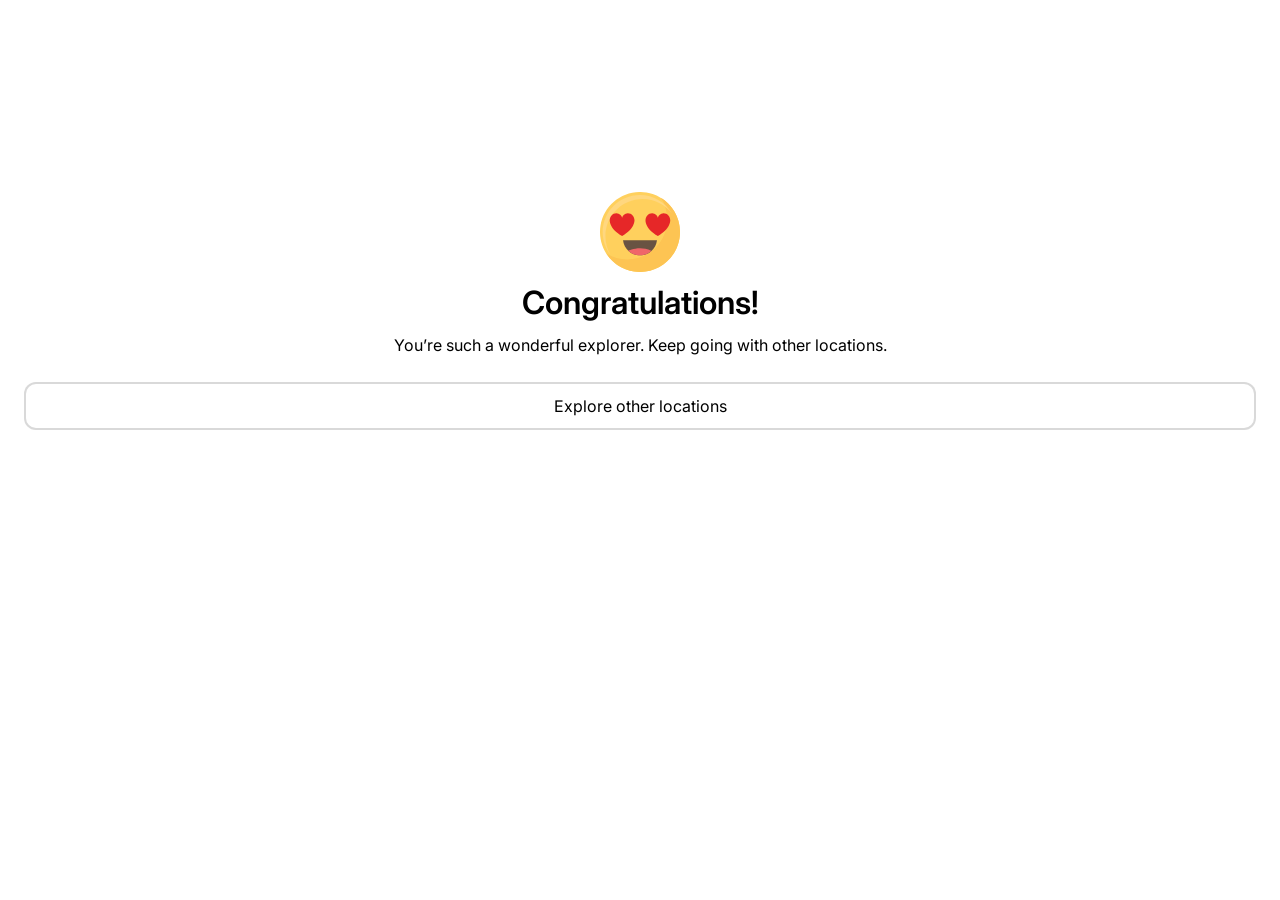
<file: success.html>
<!DOCTYPE html>
<html lang="en">
	<head>
		<meta charset="UTF-8">
		<meta name="viewport" content="width=device-width, initial-scale=1.0">
		<title>Congratulations!</title>
        <link rel="stylesheet" href="styles.css">
        <link rel="icon" href="favicon.png">
    <!-- head-end -->
  </head>
  <body>
    <header>
    </header>
    <main>
        <section class="text-container">
            <img class="object-icon" src="./images/success-icon.svg" alt="Success Image" style="
            width: 100%;
            height: 80px;
            position: relative;
            max-width: 100%;
            overflow: hidden;
            flex-shrink: 0;
            margin-top: 120px;
            "
            >
        <h3 style=
        "width: 100%;
        position: relative;
        display: inline-block;
        text-align: center;"
        >Congratulations!</h3>
        <p style="
            width: 100%;
            position: relative;
            text-align: center;
            display: inline-block;">You’re such a wonderful explorer. Keep going with other locations.</p>
        </section>

        <ul id="buttons" style="width: 100%; list-style: none; padding: 0; margin: 0; display: flex; flex-direction: column; gap: 20px;">
            <button id="next-question-button" class="primary-button">
                Next Question
            </button>

            <button id="explore-button" class="secondary-button">
                Explore other locations
            </button>
        </ul>
    </main>
        <script>
        window.addEventListener("load", () => {
            const sound = new Audio("./sounds/correct_answer.mp3");
            sound.play().catch(() => {});

            const params = new URLSearchParams(window.location.search);
            const page = params.get("page");
            const nextQ = params.get("nextQ");
            const station = params.get("station");

            const nextBtn = document.getElementById("next-question-button");
            const exploreBtn = document.getElementById("explore-button");

            // "Next Question" jumps to the next uncompleted question
            if (nextBtn) {
                if (nextQ) {
                    nextBtn.addEventListener("click", () => {
                        if (page) window.location.href = `${page}?q=${nextQ}`;
                    });
                } else {
                    nextBtn.style.display = "none";
                }
            }

            // "Explore other locations" returns to the station checklist
            if (exploreBtn) {
                exploreBtn.addEventListener("click", () => {
                    if (station) window.location.href = station;
                });
            }
        });
    </script>


    </body>
    </html>
</file>
<file: styles.css>
/* Typography */
@import url('https://fonts.googleapis.com/css2?family=Inter:ital,opsz,wght@0,14..32,100..900;1,14..32,100..900&display=swap');

/* Layout */
* {
    box-sizing: border-box;
}
body {
    margin: 0;
    padding: 0;
    font-family: Inter, sans-serif;
}
header {
    width: 100%;
    position: relative;
    display: flex;
    align-items: center;
    justify-content: center;
    padding: 24px;
    gap: 20px;
    text-align: center;
}
main {
    margin: 24px;
    gap: 24px;
    position: relative;
    display: flex;
    flex-direction: column;
    align-items: flex-start;
    justify-content: center;
    text-align: center;
}
.text-container {
    width: 100%;
    position: relative;
    display: flex;
    flex-direction: column;
    align-items: flex-start;
    gap: 8px;
    text-align: center;
    color: #000;
}
.hero-banner img {
    width: 100%;
    height: auto;
    object-fit: cover;
    aspect-ratio: 16/9;
}
.hero-banner img.vertical-letterbox {
    width: 100%;
    height: auto;
    aspect-ratio: 16 / 9;
    object-fit: contain;
    background-color: #000000;
}

/* Headings & Text */
h1, h2, h3, h4, h5, h6, p, span, small {
    width: 100%;
    position: relative;
    margin: 0;
    padding: 0;
    font-family: Inter, sans-serif;
    text-decoration: none;
}
h1 { font-size: 48px; line-height: 145%; font-weight: 600; color: rgb(0, 0, 0); }
h2 { font-size: 40px; line-height: 145%; font-weight: 600; color: rgb(0, 0, 0); }
h3 { font-size: 32px; line-height: 145%; font-weight: 600; color: rgb(0, 0, 0); }
h4 { font-size: 24px; line-height: 145%; font-weight: 600; color: rgb(0, 0, 0); }
h5 { font-size: 20px; line-height: 145%; font-weight: 600; color: rgb(0, 0, 0); }
h6 { font-size: 16px; line-height: 145%; font-weight: 600; color: rgb(0, 0, 0); }
p  { font-size: 16px; line-height: 145%; font-weight: 400; color: rgb(0, 0, 0); }
small { font-size: 14px; line-height: 145%; font-weight: 400; color: #737373; }
span  { font-size: 10px; line-height: 145%; font-weight: 400; }

/* Buttons & Options */
.option, .answer {
    width: 100%;
    position: relative;
    border-radius: 12px;
    background-color: #f5f5f5;
    border: 1px solid #ededed;
    overflow: hidden;
    display: flex;
    align-items: center;
    padding: 16px 12px;
    gap: 12px;
    text-align: left;
}
.answer.selected {
    border: 2px solid #263d89;
    background-color: #e8ecff;
}
.primary-button, .checkin-button, .submit-answer {
    width: 100%;
    min-height: 48px;
    position: relative;
    border-radius: 12px;
    background-color: #263d89;
    display: flex;
    align-items: center;
    justify-content: center;
    padding: 14px 16px;
    text-align: center;
    color: #fff;
    font-family: Inter, sans-serif;
    font-size: 16px;
    font-weight: 500;
    border: none;
    cursor: pointer;
}
.secondary-button {
    width: 100%;
    position: relative;
    border-radius: 12px;
    background-color: #ffffff;
    border: 2px solid rgba(0, 0, 0, 0.15);
    display: flex;
    align-items: center;
    justify-content: center;
    padding: 12px 16px;
    text-align: center;
    font-family: Inter, sans-serif;
    font-size: 16px;
    font-weight: 400;
}

/* Location Cards */
.location-list {
    position: relative;
    background-color: #fff;
    width: 100%;
    overflow: hidden;
    display: flex;
    flex-direction: column;
    align-items: flex-start;
    justify-content: center;
    gap: 32px;
    text-align: left;
    font-size: 16px;
    color: #000;
    font-family: Inter, sans-serif;
    padding-left: 0;
}
.location-card {
    width: 100%;
    position: relative;
    border-radius: 28px;
    border: 1px solid rgba(0, 0, 0, 0.1);
    overflow: hidden;
    display: flex;
    flex-direction: column;
    align-items: flex-start;
    padding: 16px;
    gap: 24px;
    text-align: left;
    font-size: 16px;
    color: #000;
}
.card-img {
    aspect-ratio: 16/9;
    width: 100%;
    height: auto;
    position: relative;
    border-radius: 16px;
    overflow: hidden;
    flex-shrink: 0;
    object-fit: cover;
}
/* Add black side borders to vertical images in specific City Hall location cards */
#ch-location-3 .card-img,
#ch-location-6 .card-img,
#ch-location-7 .card-img,
#ch-location-8 .card-img,
#ch-location-10 .card-img {
    aspect-ratio: 16 / 9;
    object-fit: contain;
    background-color: #000000;
}
.card-text {
    width: 100%;
    position: relative;
    display: flex;
    flex-direction: column;
    align-items: flex-start;
    gap: 8px;
    text-align: left;
    font-size: 16px;
    color: #000;
    font-family: Inter, sans-serif;
}

/* Questions */
.question-container {
    width: 100%;
    display: none;
    flex-direction: column;
    align-items: center;
    justify-content: center;
    gap: 24px;
}
.answer-list {
    width: 100%;
    list-style: none;
    padding: 0;
    margin: 0;
    display: flex;
    flex-direction: column;
    gap: 20px;
}

/* Check-in Completed States */
.checkin-status {
    display: none;
    width: 100%;
    padding: 12px 16px;
    position: relative;
    border-radius: 12px;
    background-color: #E8F1F2;
    border: 1px solid #5CA4AC;
    color: #5CA4AC;
    cursor: not-allowed;
    align-items: center;
    text-align: left;
    gap: 8px;
}

/* Hide the "Check In" button when completed */
.checkin-button.completed,
.location-card.completed .checkin-button,
a.checkin-button.completed {
    display: none;
}

/* Show only the "Checked-in" badge when completed */
.location-card.completed .checkin-status {
    display: flex;
}
</file>
